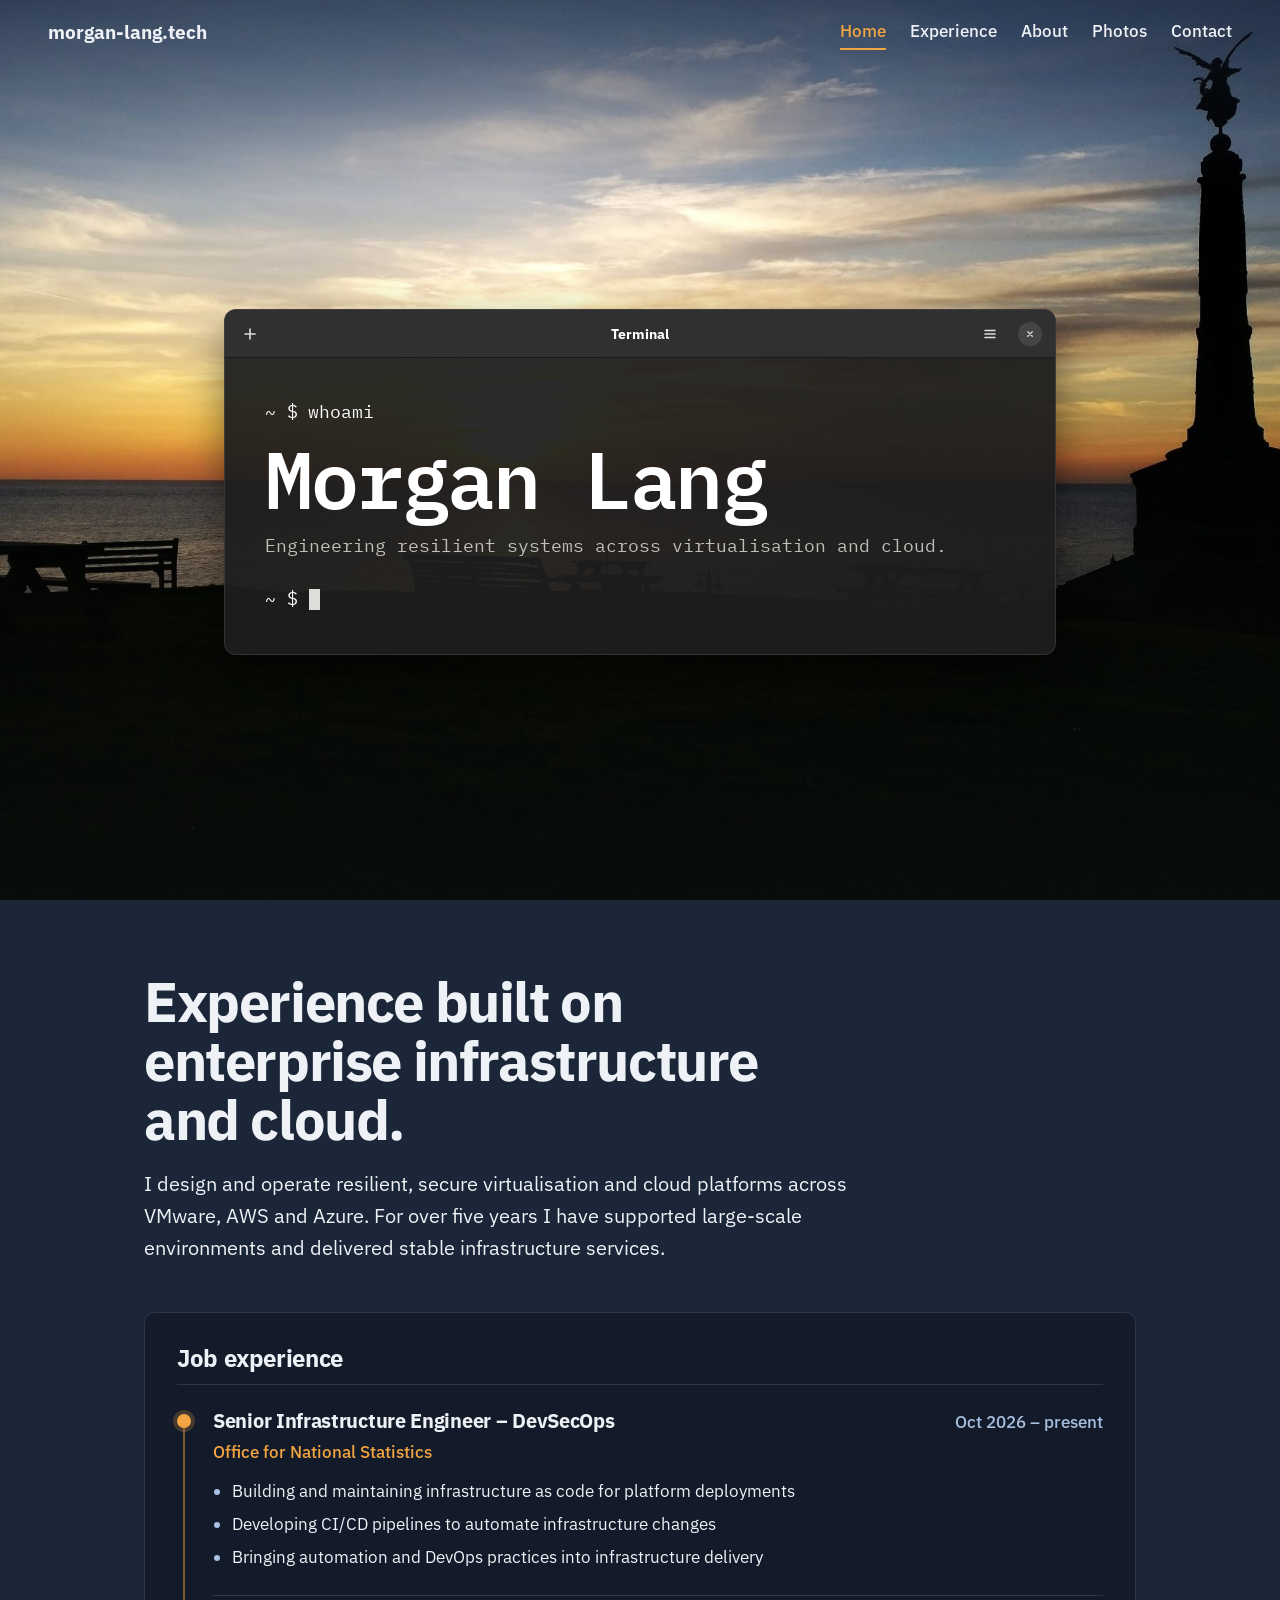
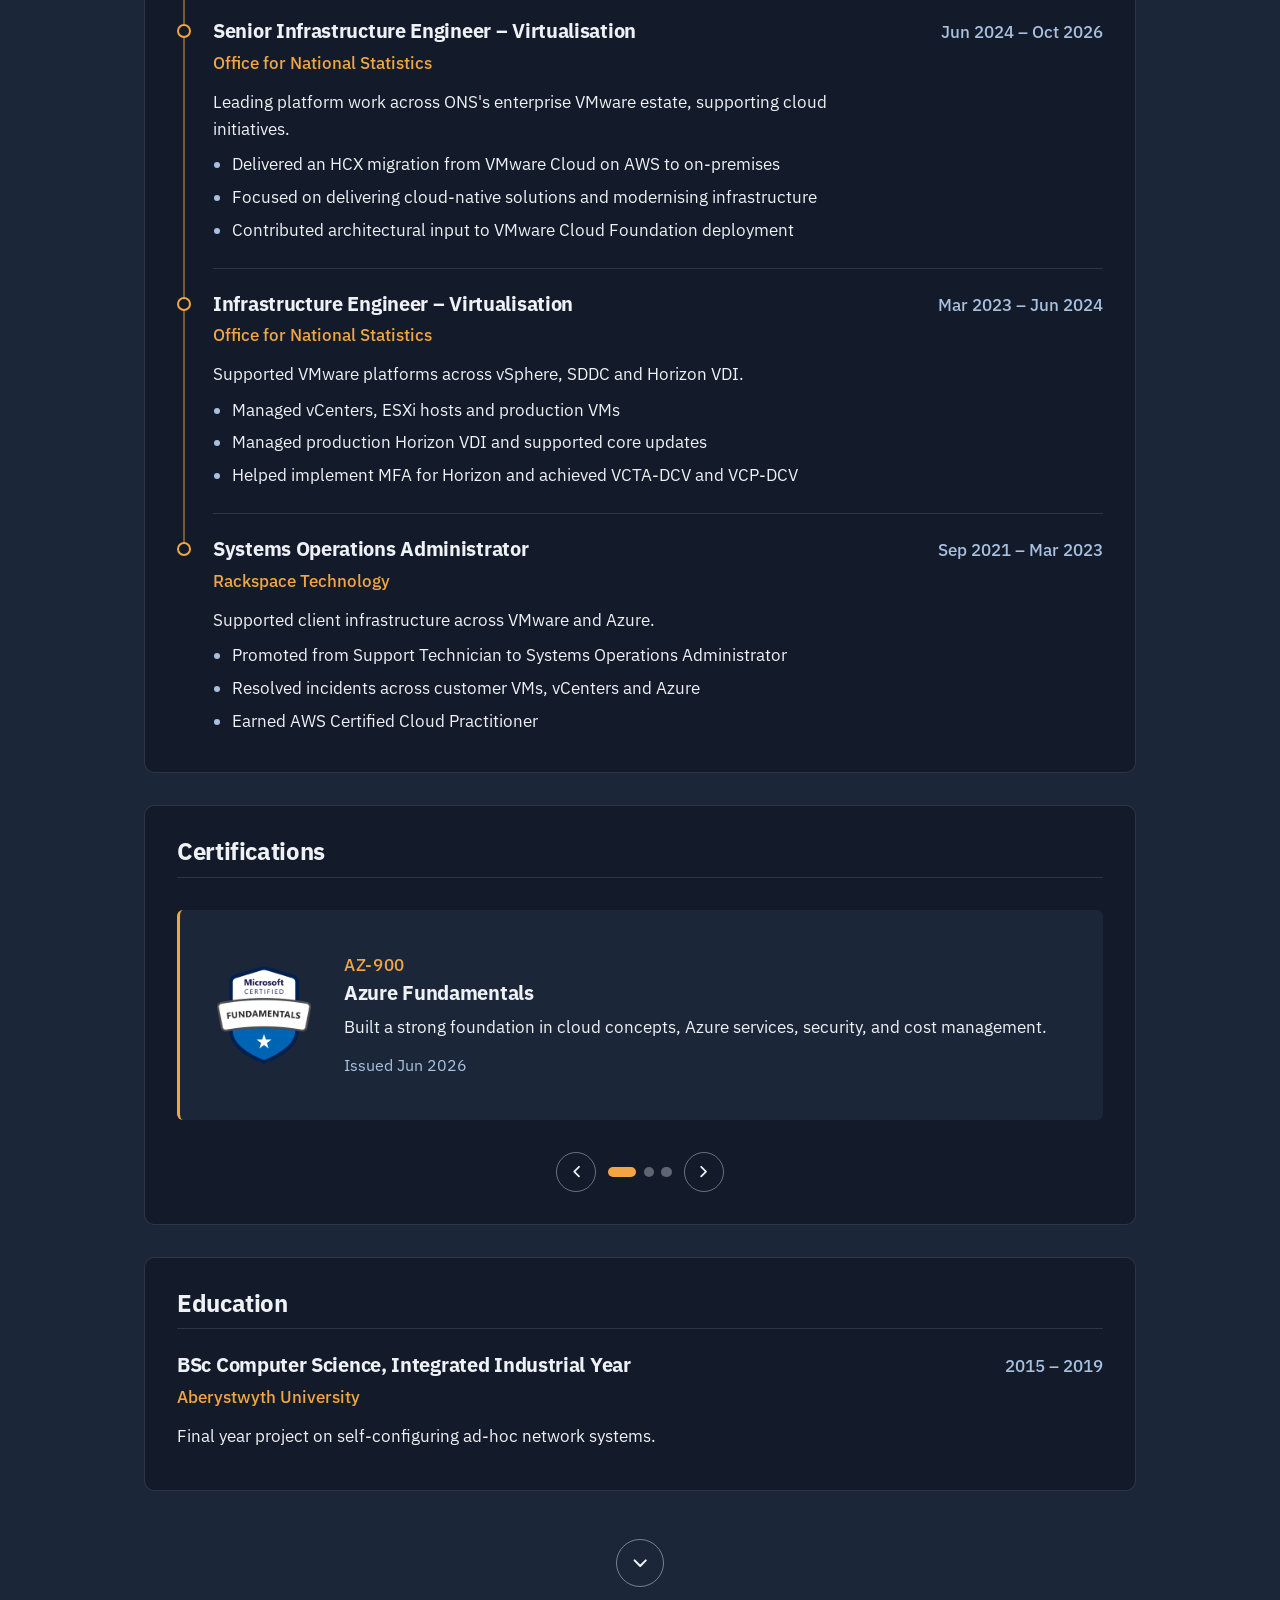
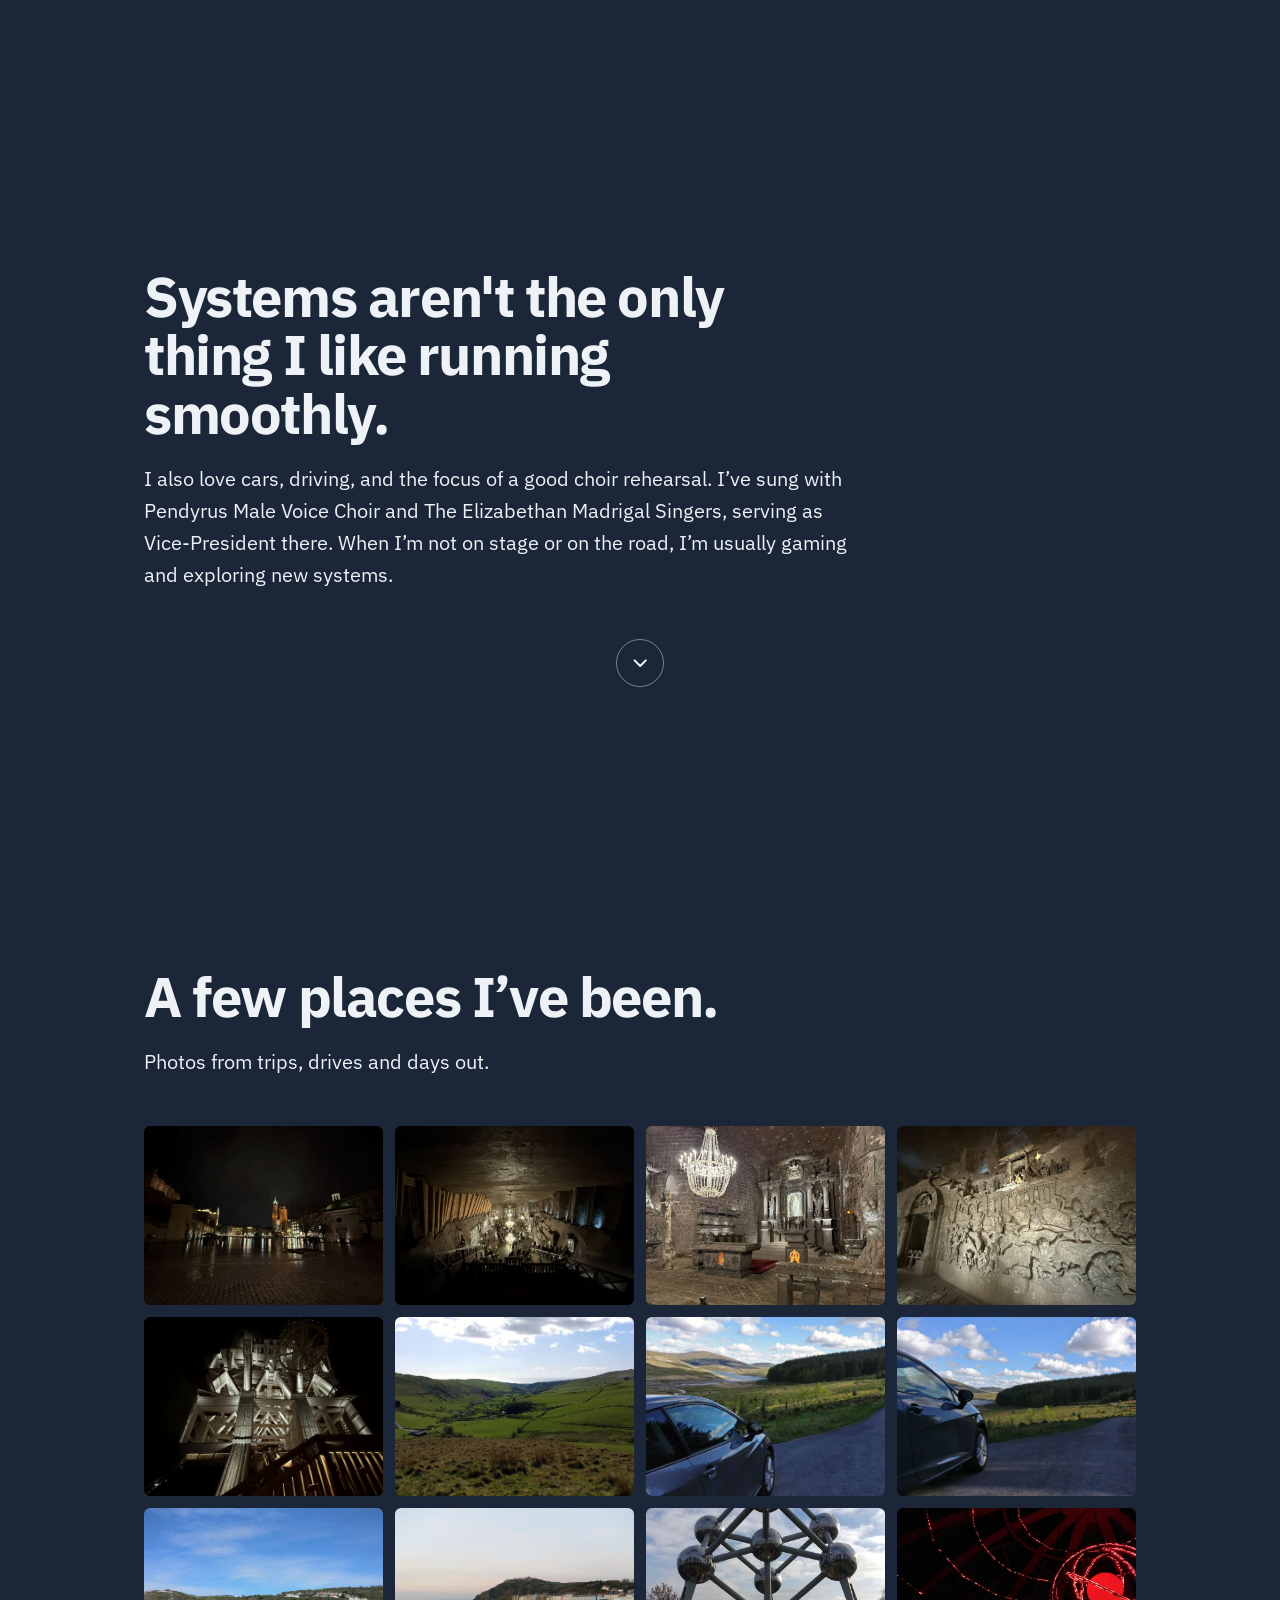
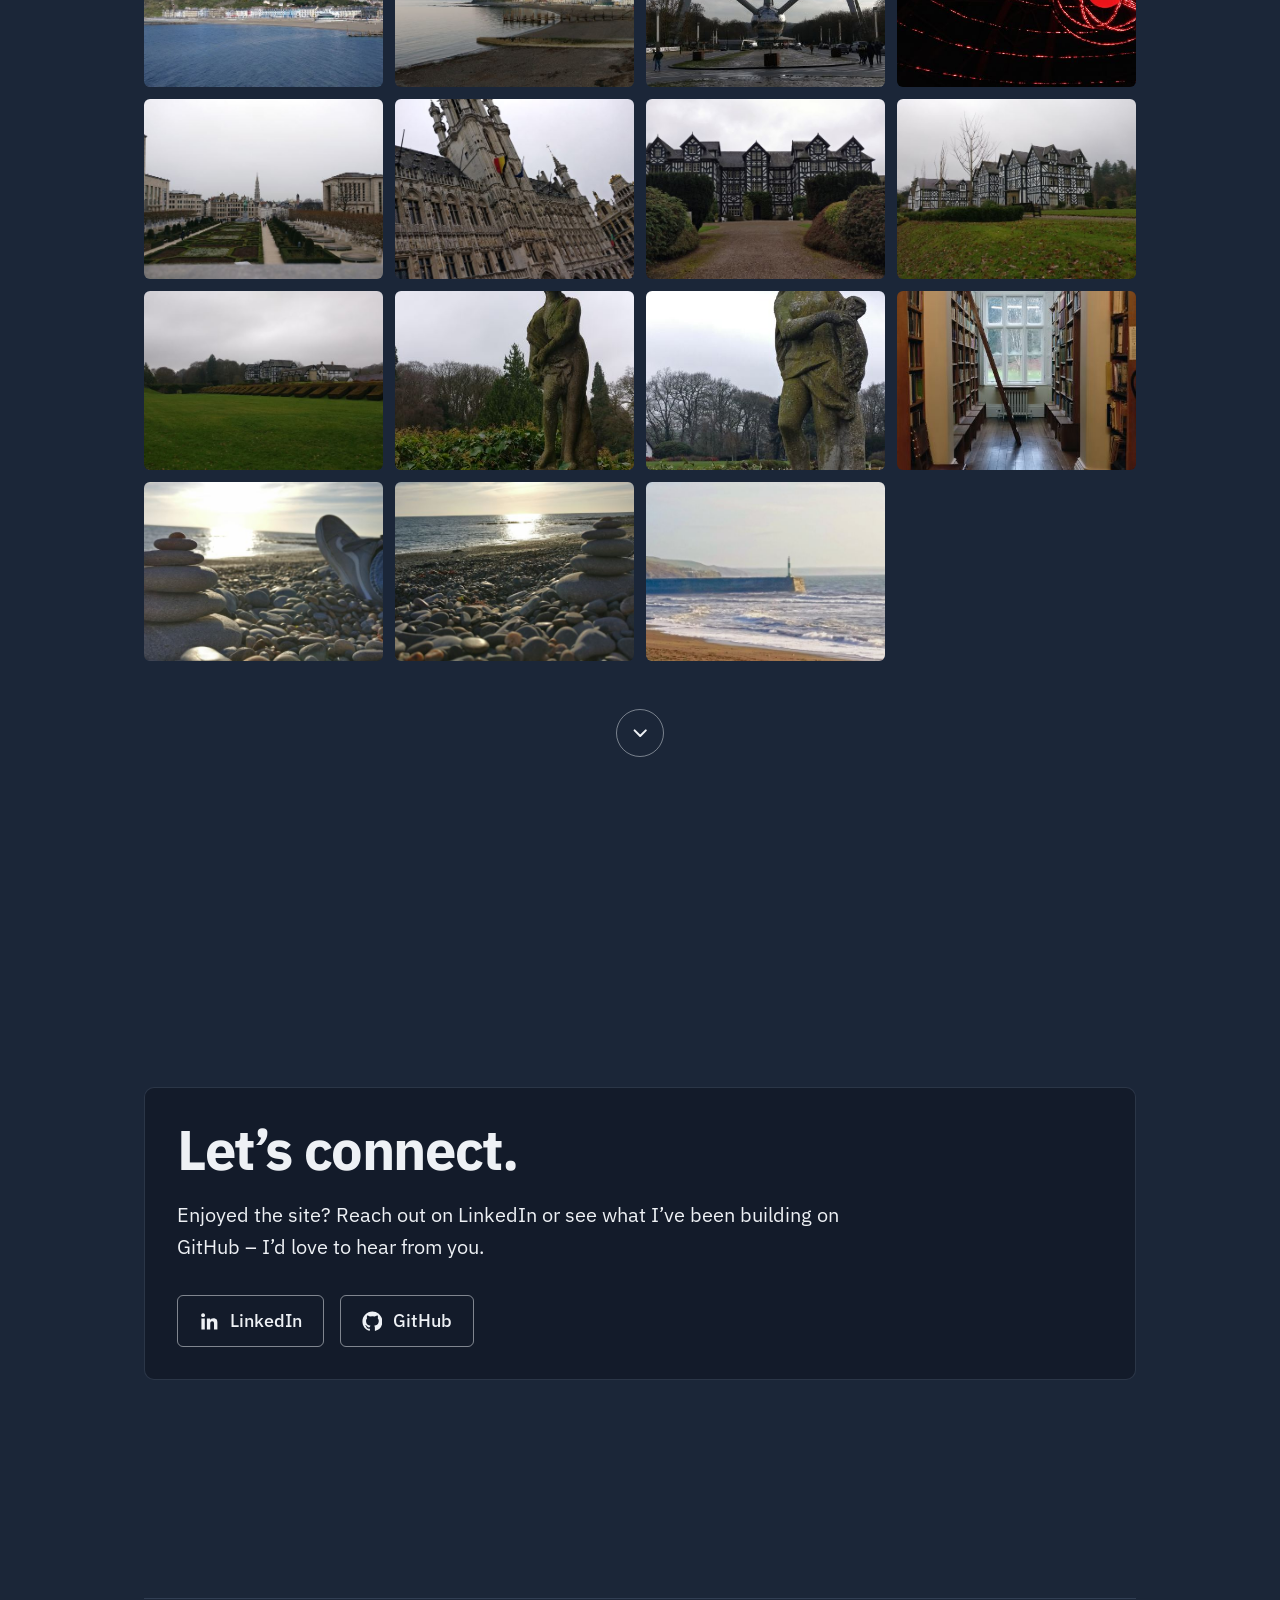
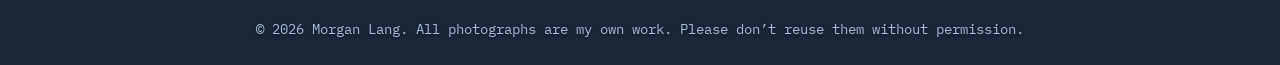
<file: index.html>
<!DOCTYPE html>
<html lang="en">
    <head>
        <meta charset="utf-8">
        <title>Morgan Lang | Infrastructure, Cloud & DevSecOps</title>
        <meta content="width=device-width, initial-scale=1.0" name="viewport">
        <meta name="keywords" content="Morgan Lang, infrastructure engineer, virtualisation engineer, VMware, VCF, ESXi, Azure, AWS, DevSecOps, cloud infrastructure">
        <meta name="description" content="Morgan Lang - Infrastructure Engineer specialising in VMware, Azure and AWS, delivering resilient, secure enterprise cloud platforms.">
        <meta name="theme-color" content="#1b2638">

        <link rel="preconnect" href="https://fonts.googleapis.com">
        <link rel="preconnect" href="https://fonts.gstatic.com" crossorigin>
        <link href="https://fonts.googleapis.com/css2?family=IBM+Plex+Mono:wght@400;500;600&family=IBM+Plex+Sans:wght@400;500;600;700&display=swap" rel="stylesheet">
        <link href="css/style.css" rel="stylesheet">
        <script src="js/page-transition.js" defer></script>
    </head>

    <body class="site-body">
        <!-- One photo per section, fixed behind the page and cross-faded as each section comes into view -->
        <div class="backdrop" aria-hidden="true">
            <div class="backdrop-layer is-active" data-section="home"></div>
            <div class="backdrop-layer" data-section="experience"></div>
            <div class="backdrop-layer" data-section="about"></div>
            <div class="backdrop-layer" data-section="photos"></div>
            <div class="backdrop-layer" data-section="contact"></div>
        </div>

        <!-- Sticky navigation bar with the brand on the left and section links on the right -->
        <nav class="navbar" aria-label="Main navigation">
            <a href="#home" class="navbar-brand">morgan-lang.tech</a>
            <div class="navbar-nav">
                <a href="#home" class="nav-link active">Home</a>
                <a href="#experience" class="nav-link">Experience</a>
                <a href="#about" class="nav-link">About</a>
                <a href="#photos" class="nav-link">Photos</a>
                <a href="#contact" class="nav-link">Contact</a>
            </div>
        </nav>

        <main class="page-shell">
            <!-- Home: a centred terminal window over the Aberystwyth photo, printing the name, tagline and typed-out phrases -->
            <section id="home" class="page-section section-home">
                <div class="terminal-window">
                    <!-- GNOME-style header bar, as on Fedora's default terminal -->
                    <div class="terminal-titlebar">
                        <div class="terminal-buttons" aria-hidden="true">
                            <span class="terminal-button">
                                <svg viewBox="0 0 16 16" fill="none" stroke="currentColor" stroke-width="1.6" stroke-linecap="round"><path d="M8 3v10M3 8h10"/></svg>
                            </span>
                        </div>
                        <span class="terminal-title" aria-hidden="true">Terminal</span>
                        <div class="terminal-buttons is-end">
                            <span class="terminal-button" aria-hidden="true">
                                <svg viewBox="0 0 16 16" fill="none" stroke="currentColor" stroke-width="1.6" stroke-linecap="round"><path d="M3 4.5h10M3 8h10M3 11.5h10"/></svg>
                            </span>
                            <!-- Closing the terminal moves on to the next section -->
                            <a href="#experience" class="terminal-button is-close" aria-label="Close the terminal and go to the Experience section">
                                <svg viewBox="0 0 16 16" fill="none" stroke="currentColor" stroke-width="1.6" stroke-linecap="round" aria-hidden="true"><path d="M5 5l6 6M11 5l-6 6"/></svg>
                            </a>
                        </div>
                    </div>
                    <div class="terminal-body">
                        <p class="terminal-command" aria-hidden="true"><span class="terminal-prompt">~ $</span>whoami</p>
                        <h1 class="terminal-name">Morgan Lang</h1>
                        <p class="terminal-output">Engineering resilient systems across virtualisation and cloud.</p>
                        <p class="terminal-line" data-words=",Infinitely Curious,Built on vSphere,Perpetually Provisioning,From ESXi to Cloud,Problem Solver">
                            <span class="terminal-prompt" aria-hidden="true">~ $</span>
                            <span class="terminal-text"></span>
                            <span class="terminal-cursor" aria-hidden="true"></span>
                        </p>
                    </div>
                </div>
            </section>

            <!-- Experience: summary, then separate panels for jobs, certifications and education -->
            <section id="experience" class="page-section section-experience">
                <div class="section-intro">
                    <h2>Experience built on enterprise infrastructure and cloud.</h2>
                    <p>I design and operate resilient, secure virtualisation and cloud platforms across VMware, AWS and Azure. For over five years I have supported large-scale environments and delivered stable infrastructure services.</p>
                </div>

                <!-- Work experience panel containing current and previous roles -->
                <div class="experience-block">
                    <h3 class="block-heading">Job experience</h3>

                    <!-- Roles newest first along a timeline rail; the current role has a filled marker -->
                    <div class="role-timeline">
                        <div class="role is-current">
                            <div class="role-header">
                                <h4>Senior Infrastructure Engineer – DevSecOps</h4>
                                <p class="role-date">Oct 2026 – present</p>
                            </div>
                            <p class="role-org">Office for National Statistics</p>
                            <ul>
                                <li>Building and maintaining infrastructure as code for platform deployments</li>
                                <li>Developing CI/CD pipelines to automate infrastructure changes</li>
                                <li>Bringing automation and DevOps practices into infrastructure delivery</li>
                            </ul>
                        </div>

                        <div class="role">
                            <div class="role-header">
                                <h4>Senior Infrastructure Engineer – Virtualisation</h4>
                                <p class="role-date">Jun 2024 – Oct 2026</p>
                            </div>
                            <p class="role-org">Office for National Statistics</p>
                            <p>Leading platform work across ONS's enterprise VMware estate, supporting cloud initiatives.</p>
                            <ul>
                                <li>Delivered an HCX migration from VMware Cloud on AWS to on-premises</li>
                                <li>Focused on delivering cloud-native solutions and modernising infrastructure</li>
                                <li>Contributed architectural input to VMware Cloud Foundation deployment</li>
                            </ul>
                        </div>

                        <div class="role">
                            <div class="role-header">
                                <h4>Infrastructure Engineer – Virtualisation</h4>
                                <p class="role-date">Mar 2023 – Jun 2024</p>
                            </div>
                            <p class="role-org">Office for National Statistics</p>
                            <p>Supported VMware platforms across vSphere, SDDC and Horizon VDI.</p>
                            <ul>
                                <li>Managed vCenters, ESXi hosts and production VMs</li>
                                <li>Managed production Horizon VDI and supported core updates</li>
                                <li>Helped implement MFA for Horizon and achieved VCTA-DCV and VCP-DCV</li>
                            </ul>
                        </div>

                        <div class="role">
                            <div class="role-header">
                                <h4>Systems Operations Administrator</h4>
                                <p class="role-date">Sep 2021 – Mar 2023</p>
                            </div>
                            <p class="role-org">Rackspace Technology</p>
                            <p>Supported client infrastructure across VMware and Azure.</p>
                            <ul>
                                <li>Promoted from Support Technician to Systems Operations Administrator</li>
                                <li>Resolved incidents across customer VMs, vCenters and Azure</li>
                                <li>Earned AWS Certified Cloud Practitioner</li>
                            </ul>
                        </div>
                    </div>
                </div>

                <!-- Certifications carousel panel -->
                <div class="experience-block">
                    <h3 class="block-heading">Certifications</h3>

                    <!-- Slide container for the certification cards -->
                    <div class="certification-carousel">
                        <article class="certification-slide is-active">
                            <img src="images/badges/microsoft-certified-fundamentals-badge-256.png" alt="Microsoft Certified: Azure Fundamentals" class="cert-badge-image">
                            <div class="certification-text">
                                <p class="badge-code">AZ-900</p>
                                <h4>Azure Fundamentals</h4>
                                <p>Built a strong foundation in cloud concepts, Azure services, security, and cost management.</p>
                                <p class="certification-meta">Issued Jun 2026</p>
                            </div>
                        </article>

                        <article class="certification-slide">
                            <img src="images/badges/vmware-certified-professional-vmware-cloud-foundati.4.png" alt="VMware Certified Professional" class="cert-badge-image">
                            <div class="certification-text">
                                <p class="badge-code">VCP-VCF</p>
                                <h4>VMware Cloud Foundation Administrator</h4>
                                <p>Validated expertise in managing and operating VMware Cloud Foundation environments at scale.</p>
                                <p class="certification-meta">Issued Apr 2026, expires Apr 2029</p>
                            </div>
                        </article>

                        <article class="certification-slide">
                            <img src="images/badges/aws-certified-cloud-practitioner.png" alt="AWS Certified Cloud Practitioner" class="cert-badge-image">
                            <div class="certification-text">
                                <p class="badge-code">CLF-C02</p>
                                <h4>AWS Cloud Practitioner</h4>
                                <p>Demonstrated practical understanding of AWS core services, architecture, and cloud operations.</p>
                                <p class="certification-meta">Issued Sep 2021, expires Nov 2029</p>
                            </div>
                        </article>
                    </div>

                    <!-- Navigation controls placed below the carousel -->
                    <nav class="certification-controls" aria-label="Certification navigation">
                        <button class="certification-nav is-prev" type="button" aria-label="Show previous certification">
                            <svg viewBox="0 0 24 24" fill="none" stroke="currentColor" stroke-width="2.2" stroke-linecap="round" stroke-linejoin="round" aria-hidden="true"><path d="M15 6l-6 6 6 6"/></svg>
                        </button>
                        <div class="certification-dots" role="group" aria-label="Certification slides"></div>
                        <button class="certification-nav is-next" type="button" aria-label="Show next certification">
                            <svg viewBox="0 0 24 24" fill="none" stroke="currentColor" stroke-width="2.2" stroke-linecap="round" stroke-linejoin="round" aria-hidden="true"><path d="M9 6l6 6-6 6"/></svg>
                        </button>
                    </nav>
                </div>

                <!-- Education panel with degree details -->
                <div class="experience-block">
                    <h3 class="block-heading">Education</h3>
                    <div class="role">
                        <div class="role-header">
                            <h4>BSc Computer Science, Integrated Industrial Year</h4>
                            <p class="role-date">2015 – 2019</p>
                        </div>
                        <p class="role-org">Aberystwyth University</p>
                        <p>Final year project on self-configuring ad-hoc network systems.</p>
                    </div>
                </div>
                <!-- Arrow to the next section -->
                <a href="#about" class="section-next" aria-label="Go to the About section">
                    <svg viewBox="0 0 24 24" fill="none" stroke="currentColor" stroke-width="2.2" stroke-linecap="round" stroke-linejoin="round" aria-hidden="true"><path d="M6 9l6 6 6-6"/></svg>
                </a>
            </section>

            <!-- About: personal interests -->
            <section id="about" class="page-section section-about">
                <div class="section-intro">
                    <h2>Systems aren't the only thing I like running smoothly.</h2>
                    <p>I also love cars, driving, and the focus of a good choir rehearsal. I’ve sung with Pendyrus Male Voice Choir and The Elizabethan Madrigal Singers, serving as Vice-President there. When I’m not on stage or on the road, I’m usually gaming and exploring new systems.</p>
                </div>
                <!-- Arrow to the next section -->
                <a href="#photos" class="section-next" aria-label="Go to the Photos section">
                    <svg viewBox="0 0 24 24" fill="none" stroke="currentColor" stroke-width="2.2" stroke-linecap="round" stroke-linejoin="round" aria-hidden="true"><path d="M6 9l6 6 6-6"/></svg>
                </a>
            </section>

            <!-- Photos: a grid of thumbnails that open full size in a viewer -->
            <section id="photos" class="page-section section-photos">
                <div class="section-intro">
                    <h2>A few places I’ve been.</h2>
                    <p>Photos from trips, drives and days out.</p>
                </div>
                <div class="photo-panel">
                    <!--
                        One list item per photo. The thumbnail goes in images/gallery/thumbs and the
                        full-size copy in images/gallery/full, with the same file name in both:
                        <li><a href="images/gallery/full/name.jpg" class="photo-link"><img src="images/gallery/thumbs/name.jpg" alt="What the photo shows" loading="lazy"></a></li>
                    -->
                    <ul class="photo-grid">
                        <li><a href="images/gallery/full/krakow-main-square-at-night.jpg" class="photo-link"><img src="images/gallery/thumbs/krakow-main-square-at-night.jpg" alt="Kraków's Main Square at night, with St Mary's Basilica lit up" width="720" height="540" loading="lazy"></a></li>
                        <li><a href="images/gallery/full/wieliczka-salt-mine-st-kinga-chapel.jpg" class="photo-link"><img src="images/gallery/thumbs/wieliczka-salt-mine-st-kinga-chapel.jpg" alt="St Kinga's Chapel, deep in the Wieliczka Salt Mine" width="720" height="540" loading="lazy"></a></li>
                        <li><a href="images/gallery/full/wieliczka-salt-mine-chapel-altar.jpg" class="photo-link"><img src="images/gallery/thumbs/wieliczka-salt-mine-chapel-altar.jpg" alt="A chapel altar and chandelier carved from salt in the Wieliczka Salt Mine" width="720" height="540" loading="lazy"></a></li>
                        <li><a href="images/gallery/full/wieliczka-salt-mine-salt-carving.jpg" class="photo-link"><img src="images/gallery/thumbs/wieliczka-salt-mine-salt-carving.jpg" alt="A relief carved into the salt walls of the Wieliczka Salt Mine" width="720" height="540" loading="lazy"></a></li>
                        <li><a href="images/gallery/full/wieliczka-salt-mine-shaft-tower.jpg" class="photo-link"><img src="images/gallery/thumbs/wieliczka-salt-mine-shaft-tower.jpg" alt="The timber shaft tower and winding wheel inside the Wieliczka Salt Mine" width="540" height="720" loading="lazy"></a></li>
                        <li><a href="images/gallery/full/nant-y-moch-valley.jpg" class="photo-link"><img src="images/gallery/thumbs/nant-y-moch-valley.jpg" alt="Green hills and a winding road in the valley near Nant-y-Moch" width="720" height="405" loading="lazy"></a></li>
                        <li><a href="images/gallery/full/nant-y-moch-car-and-reservoir.jpg" class="photo-link"><img src="images/gallery/thumbs/nant-y-moch-car-and-reservoir.jpg" alt="My car parked above Nant-y-Moch reservoir" width="720" height="405" loading="lazy"></a></li>
                        <li><a href="images/gallery/full/nant-y-moch-car-by-the-road.jpg" class="photo-link"><img src="images/gallery/thumbs/nant-y-moch-car-by-the-road.jpg" alt="My car on the mountain road by Nant-y-Moch" width="720" height="405" loading="lazy"></a></li>
                        <li><a href="images/gallery/full/aberystwyth-seafront-and-constitution-hill.jpg" class="photo-link"><img src="images/gallery/thumbs/aberystwyth-seafront-and-constitution-hill.jpg" alt="Aberystwyth seafront and Constitution Hill under a blue sky" width="720" height="405" loading="lazy"></a></li>
                        <li><a href="images/gallery/full/aberystwyth-seafront-at-dusk.jpg" class="photo-link"><img src="images/gallery/thumbs/aberystwyth-seafront-at-dusk.jpg" alt="Aberystwyth seafront at dusk" width="720" height="405" loading="lazy"></a></li>
                        <li><a href="images/gallery/full/brussels-atomium.jpg" class="photo-link"><img src="images/gallery/thumbs/brussels-atomium.jpg" alt="The Atomium in Brussels" width="390" height="720" loading="lazy"></a></li>
                        <li><a href="images/gallery/full/brussels-atomium-light-display.jpg" class="photo-link"><img src="images/gallery/thumbs/brussels-atomium-light-display.jpg" alt="A red light display inside the Atomium" width="720" height="350" loading="lazy"></a></li>
                        <li><a href="images/gallery/full/brussels-mont-des-arts-gardens.jpg" class="photo-link"><img src="images/gallery/thumbs/brussels-mont-des-arts-gardens.jpg" alt="The Mont des Arts gardens, looking towards Brussels Town Hall" width="720" height="405" loading="lazy"></a></li>
                        <li><a href="images/gallery/full/brussels-grand-place-town-hall.jpg" class="photo-link"><img src="images/gallery/thumbs/brussels-grand-place-town-hall.jpg" alt="Brussels Town Hall on the Grand-Place" width="720" height="405" loading="lazy"></a></li>
                        <li><a href="images/gallery/full/gregynog-hall-front.jpg" class="photo-link"><img src="images/gallery/thumbs/gregynog-hall-front.jpg" alt="The black-and-white front of Gregynog Hall" width="720" height="405" loading="lazy"></a></li>
                        <li><a href="images/gallery/full/gregynog-hall-from-the-lawn.jpg" class="photo-link"><img src="images/gallery/thumbs/gregynog-hall-from-the-lawn.jpg" alt="Gregynog Hall seen across the lawn" width="720" height="405" loading="lazy"></a></li>
                        <li><a href="images/gallery/full/gregynog-hall-gardens.jpg" class="photo-link"><img src="images/gallery/thumbs/gregynog-hall-gardens.jpg" alt="The clipped hedges in Gregynog Hall's gardens" width="720" height="405" loading="lazy"></a></li>
                        <li><a href="images/gallery/full/gregynog-hall-garden-statue.jpg" class="photo-link"><img src="images/gallery/thumbs/gregynog-hall-garden-statue.jpg" alt="A weathered statue in the gardens at Gregynog Hall" width="405" height="720" loading="lazy"></a></li>
                        <li><a href="images/gallery/full/gregynog-hall-garden-statue-2.jpg" class="photo-link"><img src="images/gallery/thumbs/gregynog-hall-garden-statue-2.jpg" alt="Another of the garden statues at Gregynog Hall" width="405" height="720" loading="lazy"></a></li>
                        <li><a href="images/gallery/full/gregynog-hall-library.jpg" class="photo-link"><img src="images/gallery/thumbs/gregynog-hall-library.jpg" alt="The library at Gregynog Hall" width="405" height="720" loading="lazy"></a></li>
                        <li><a href="images/gallery/full/beach-stone-stack-at-sunset.jpg" class="photo-link"><img src="images/gallery/thumbs/beach-stone-stack-at-sunset.jpg" alt="A stack of stones on a pebble beach at sunset" width="720" height="405" loading="lazy"></a></li>
                        <li><a href="images/gallery/full/beach-stone-stack-by-the-sea.jpg" class="photo-link"><img src="images/gallery/thumbs/beach-stone-stack-by-the-sea.jpg" alt="A stone stack on the beach, with the sun low over the sea" width="720" height="405" loading="lazy"></a></li>
                        <li><a href="images/gallery/full/aberystwyth-harbour-light.jpg" class="photo-link"><img src="images/gallery/thumbs/aberystwyth-harbour-light.jpg" alt="Waves breaking by the harbour wall and its light" width="540" height="720" loading="lazy"></a></li>
                    </ul>
                    <p class="photo-empty">Photos are on their way.</p>
                </div>
                <!-- Arrow to the next section -->
                <a href="#contact" class="section-next" aria-label="Go to the Contact section">
                    <svg viewBox="0 0 24 24" fill="none" stroke="currentColor" stroke-width="2.2" stroke-linecap="round" stroke-linejoin="round" aria-hidden="true"><path d="M6 9l6 6 6-6"/></svg>
                </a>
            </section>

            <!-- Contact: LinkedIn and GitHub links -->
            <section id="contact" class="page-section section-contact">
                <div class="section-intro contact-panel">
                    <h2>Let’s connect.</h2>
                    <p>Enjoyed the site? Reach out on LinkedIn or see what I’ve been building on GitHub – I’d love to hear from you.</p>
                    <div class="contact-links">
                        <a href="https://uk.linkedin.com/in/morgan-lang" target="_blank" rel="noreferrer" class="contact-link">
                            <svg viewBox="1 1 22 22" fill="currentColor" aria-hidden="true"><path d="M20.447 20.452h-3.554v-5.569c0-1.328-.027-3.037-1.852-3.037-1.853 0-2.136 1.445-2.136 2.939v5.667H9.351V9h3.414v1.561h.046c.477-.9 1.637-1.85 3.37-1.85 3.601 0 4.267 2.37 4.267 4.455v6.286zM5.337 7.433c-1.144 0-2.063-.926-2.063-2.065 0-1.138.92-2.063 2.063-2.063 1.14 0 2.064.925 2.064 2.063 0 1.139-.925 2.065-2.064 2.065zm1.782 13.019H3.555V9h3.564v11.452z"/></svg>
                            LinkedIn
                        </a>
                        <a href="https://github.com/MorganLang14" target="_blank" rel="noreferrer" class="contact-link">
                            <svg viewBox="0 0 24 24" fill="currentColor" aria-hidden="true"><path d="M12 .5C5.73.5.5 5.73.5 12c0 5.08 3.29 9.39 7.86 10.91.58.11.79-.25.79-.56 0-.27-.01-1-.02-1.96-3.2.7-3.87-1.54-3.87-1.54-.52-1.33-1.28-1.69-1.28-1.69-1.04-.71.08-.7.08-.7 1.15.08 1.76 1.18 1.76 1.18 1.03 1.76 2.69 1.25 3.35.96.1-.74.4-1.25.73-1.54-2.55-.29-5.24-1.28-5.24-5.68 0-1.25.45-2.28 1.18-3.08-.12-.29-.51-1.46.11-3.04 0 0 .97-.31 3.17 1.18a11 11 0 0 1 5.77 0c2.2-1.49 3.17-1.18 3.17-1.18.63 1.58.23 2.75.11 3.04.74.8 1.18 1.83 1.18 3.08 0 4.41-2.69 5.39-5.25 5.67.41.36.78 1.06.78 2.14 0 1.55-.01 2.8-.01 3.18 0 .31.21.67.8.56A11.5 11.5 0 0 0 23.5 12C23.5 5.73 18.27.5 12 .5z"/></svg>
                            GitHub
                        </a>
                    </div>
                </div>

                <!-- Site footer: copyright and photo notice, pinned to the bottom of the last section -->
                <footer class="site-footer" role="contentinfo">
                    <p>© 2026 Morgan Lang. All photographs are my own work. Please don’t reuse them without permission.</p>
                </footer>
            </section>
        </main>

        <!-- Full-size photo viewer, opened from the photo grid. The image starts as a blank
             1×1 placeholder and the script swaps in the chosen photo when the viewer opens. -->
        <dialog class="photo-viewer" aria-label="Photo viewer">
            <img class="photo-viewer-image" src="[data-uri]" alt="">
            <button type="button" class="photo-viewer-button is-close" aria-label="Close photo">
                <svg viewBox="0 0 16 16" fill="none" stroke="currentColor" stroke-width="1.6" stroke-linecap="round" aria-hidden="true"><path d="M4 4l8 8M12 4l-8 8"/></svg>
            </button>
            <button type="button" class="photo-viewer-button is-prev" aria-label="Previous photo">
                <svg viewBox="0 0 24 24" fill="none" stroke="currentColor" stroke-width="2.2" stroke-linecap="round" stroke-linejoin="round" aria-hidden="true"><path d="M15 6l-6 6 6 6"/></svg>
            </button>
            <button type="button" class="photo-viewer-button is-next" aria-label="Next photo">
                <svg viewBox="0 0 24 24" fill="none" stroke="currentColor" stroke-width="2.2" stroke-linecap="round" stroke-linejoin="round" aria-hidden="true"><path d="M9 6l6 6-6 6"/></svg>
            </button>
        </dialog>
    </body>
</html>
</file>
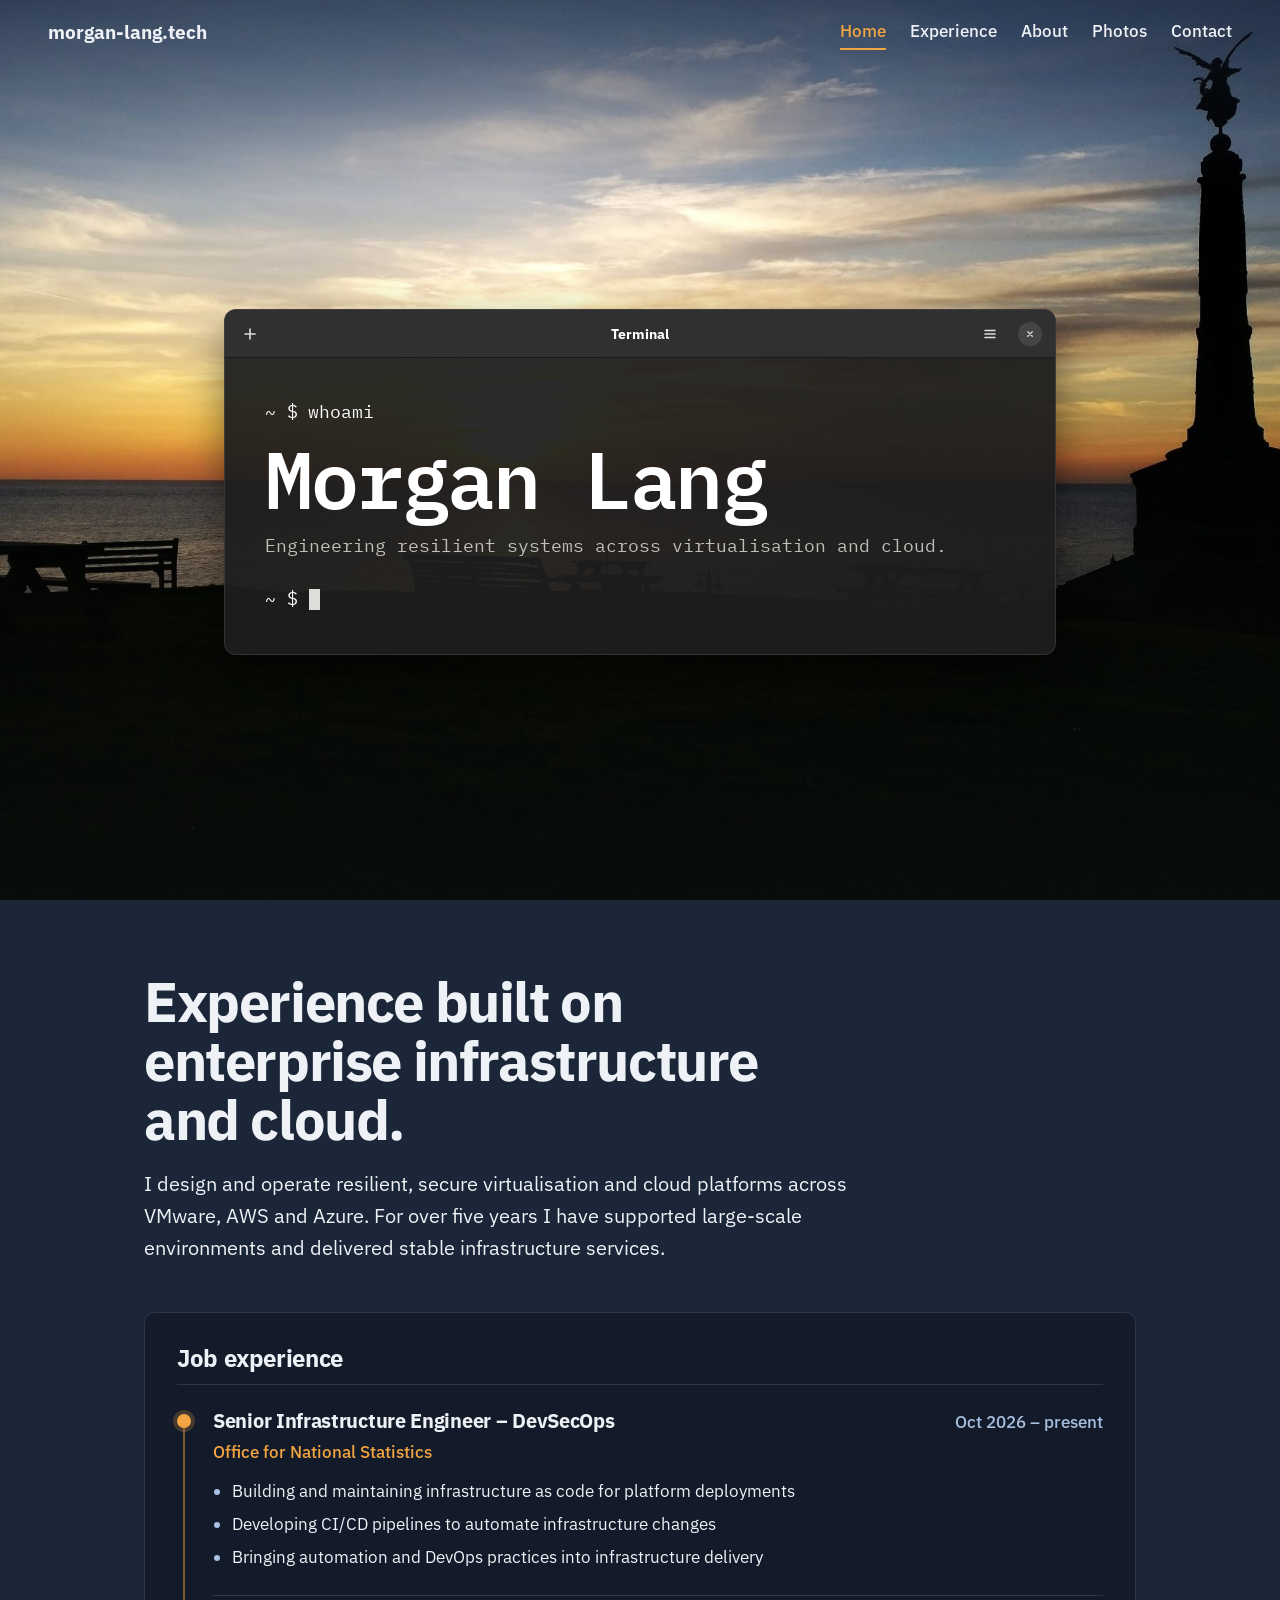
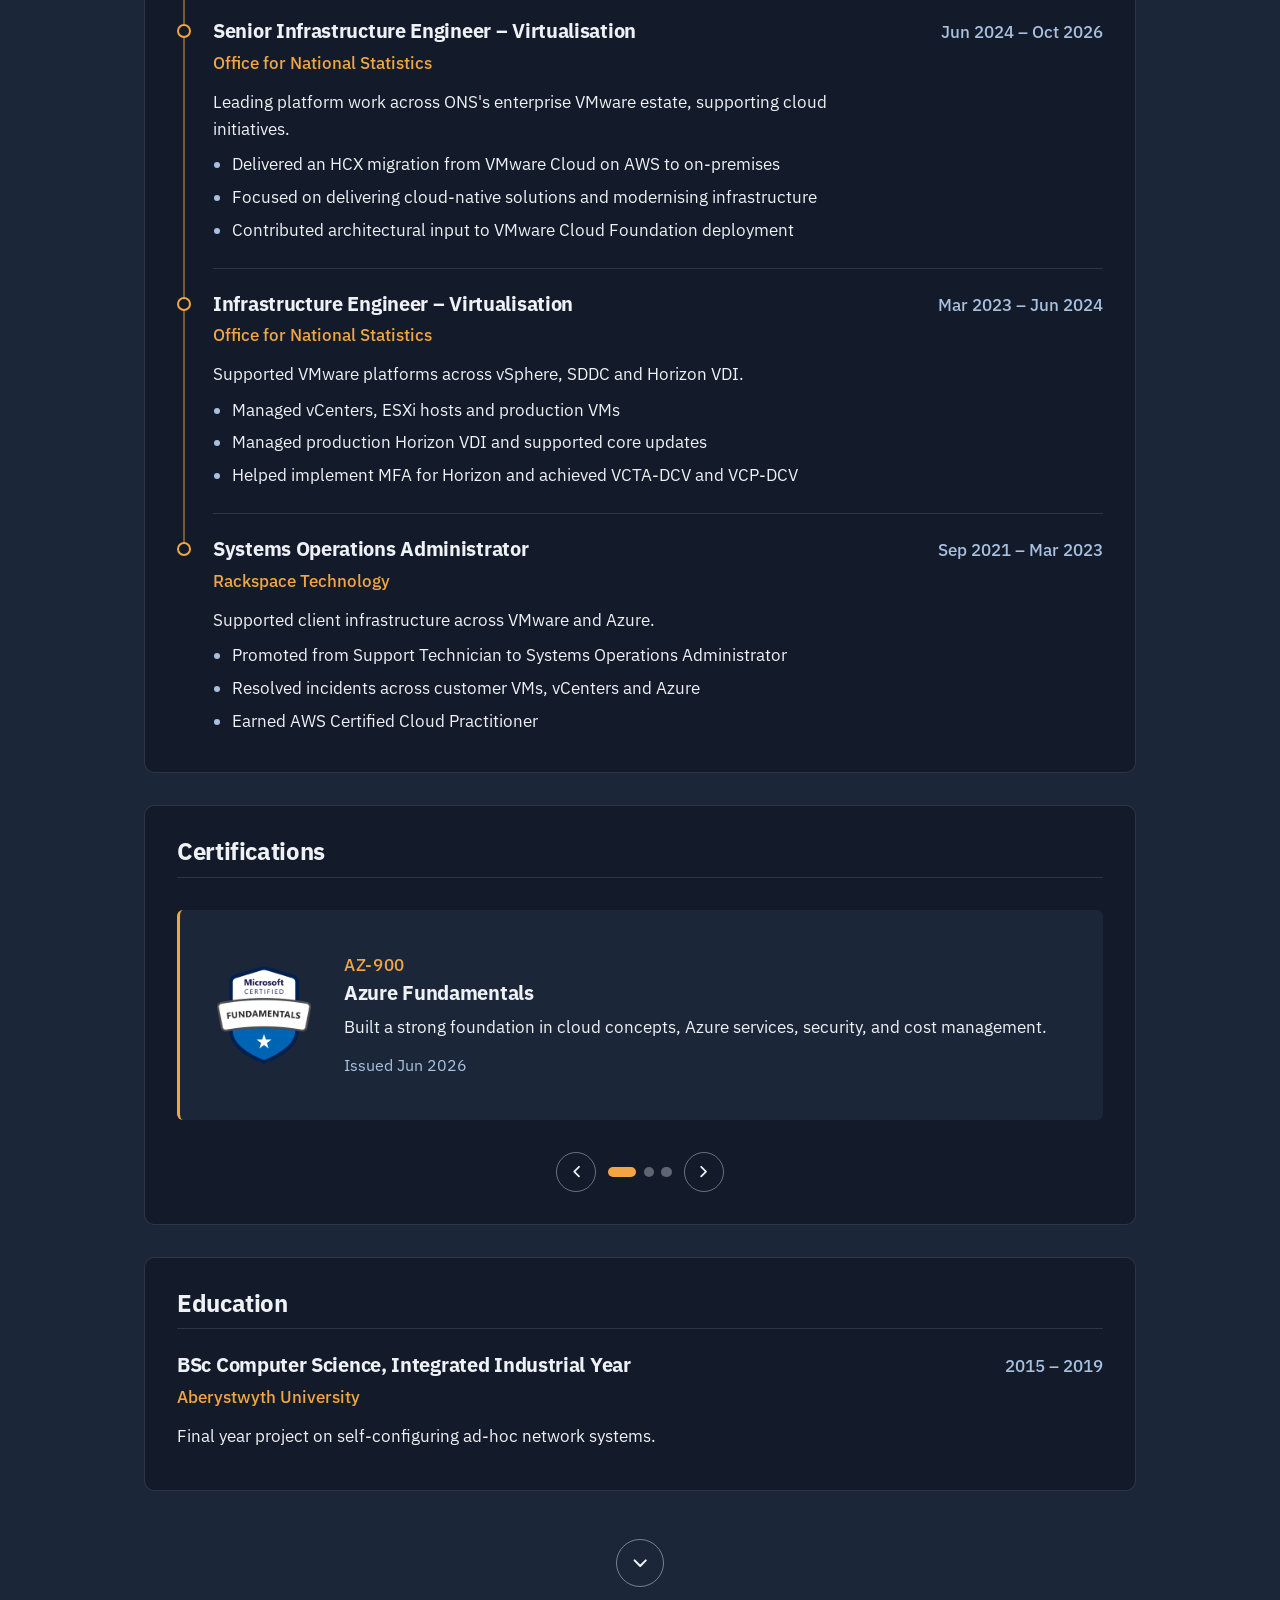
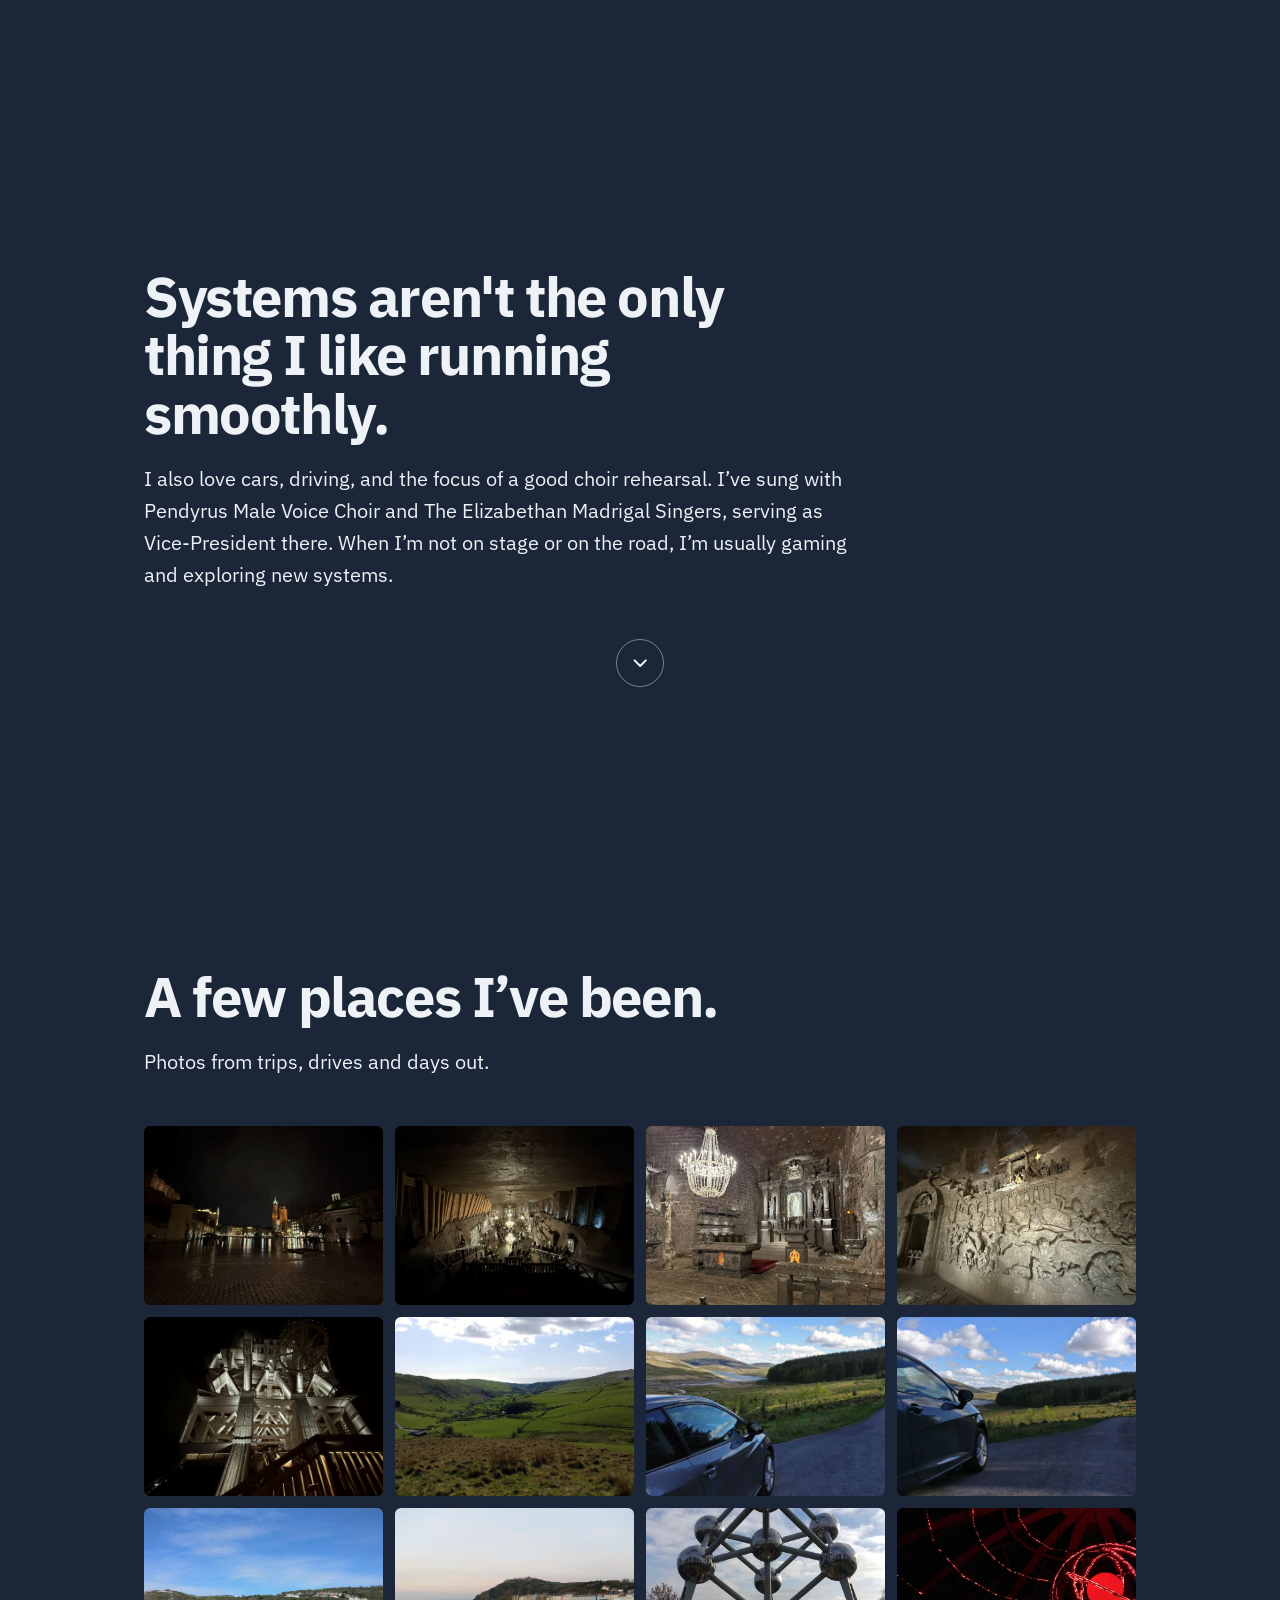
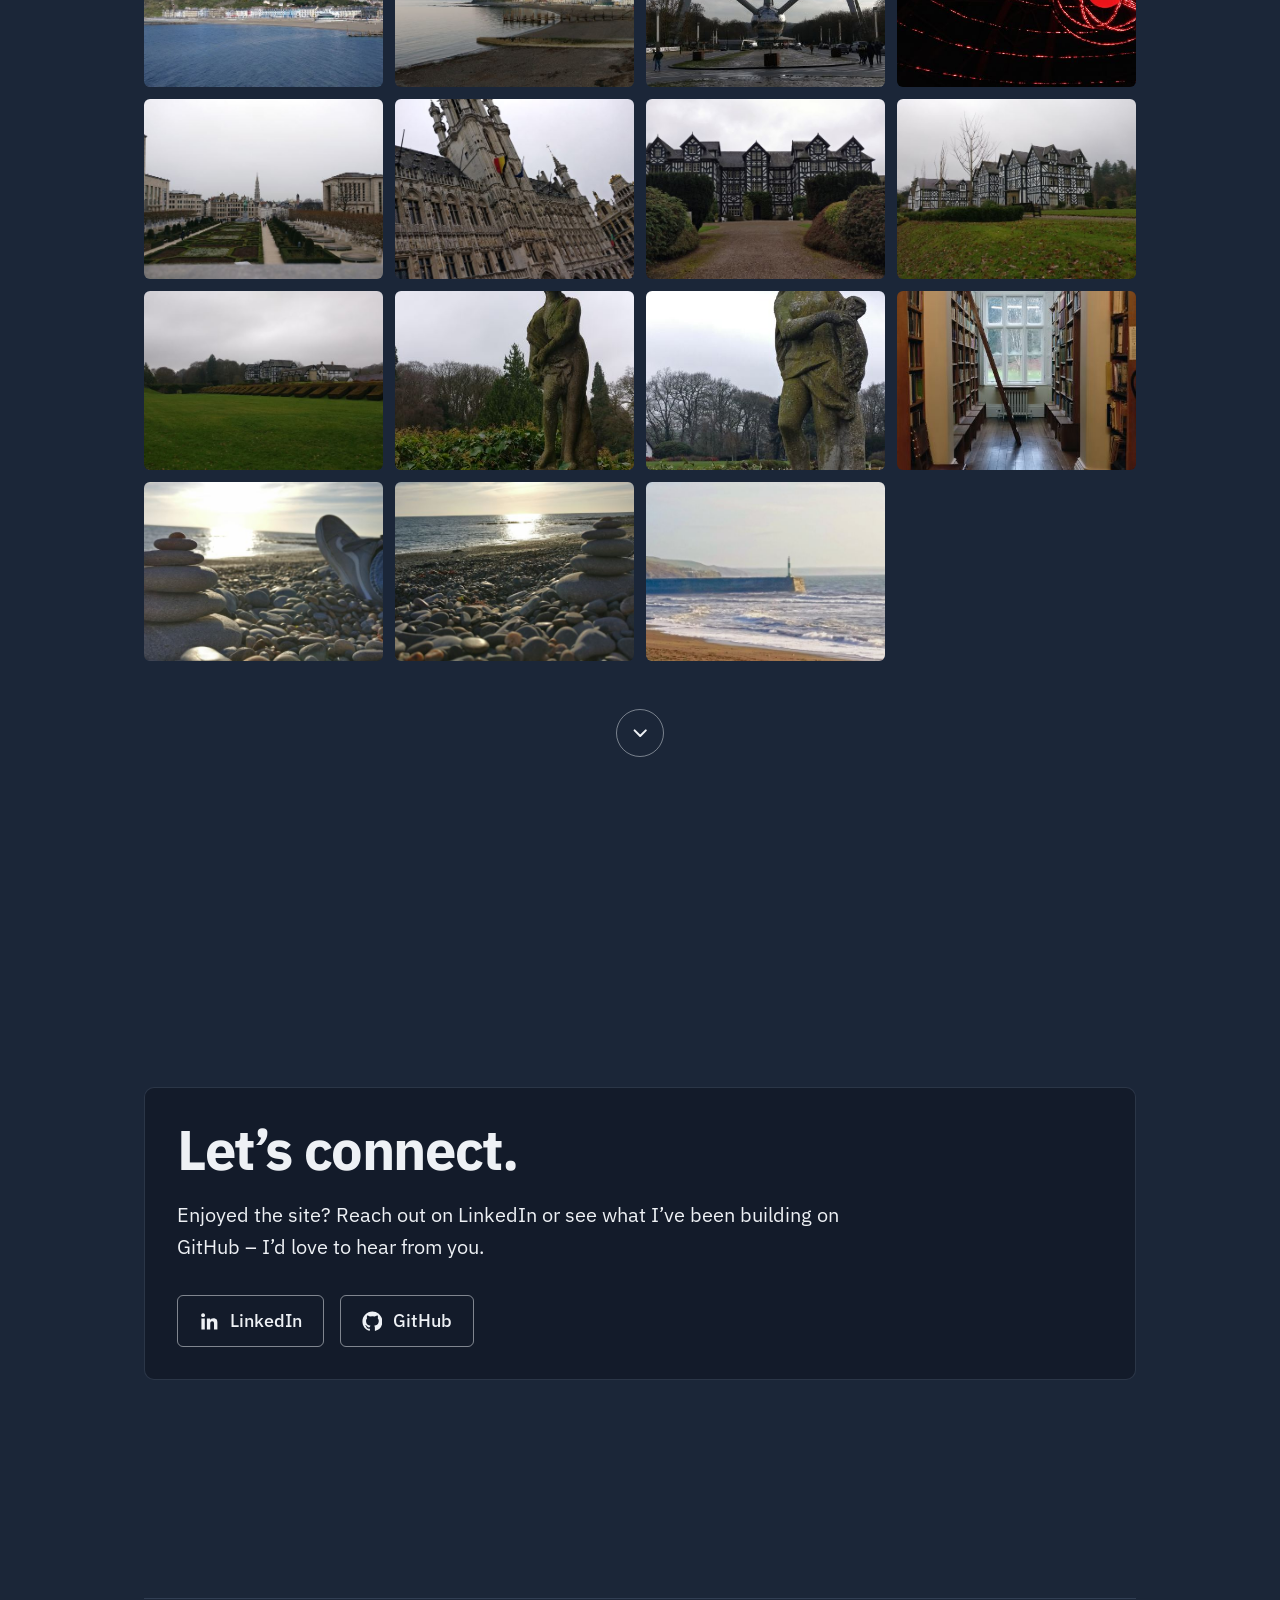
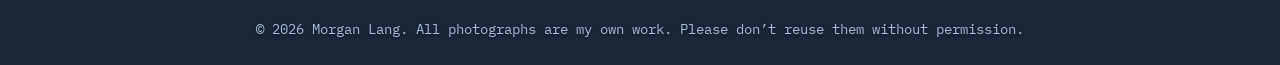
<file: about.html>
<!DOCTYPE html>
<html lang="en">
    <head>
        <meta charset="utf-8">
        <title>About - Morgan Lang</title>
        <!-- This page now lives as a section on the homepage; redirect old links there -->
        <meta http-equiv="refresh" content="0; url=index.html#about">
        <script>window.location.replace('index.html#about');</script>
    </head>
    <body>
        <p>This page has moved to <a href="index.html#about">index.html#about</a>.</p>
    </body>
</html>
</file>
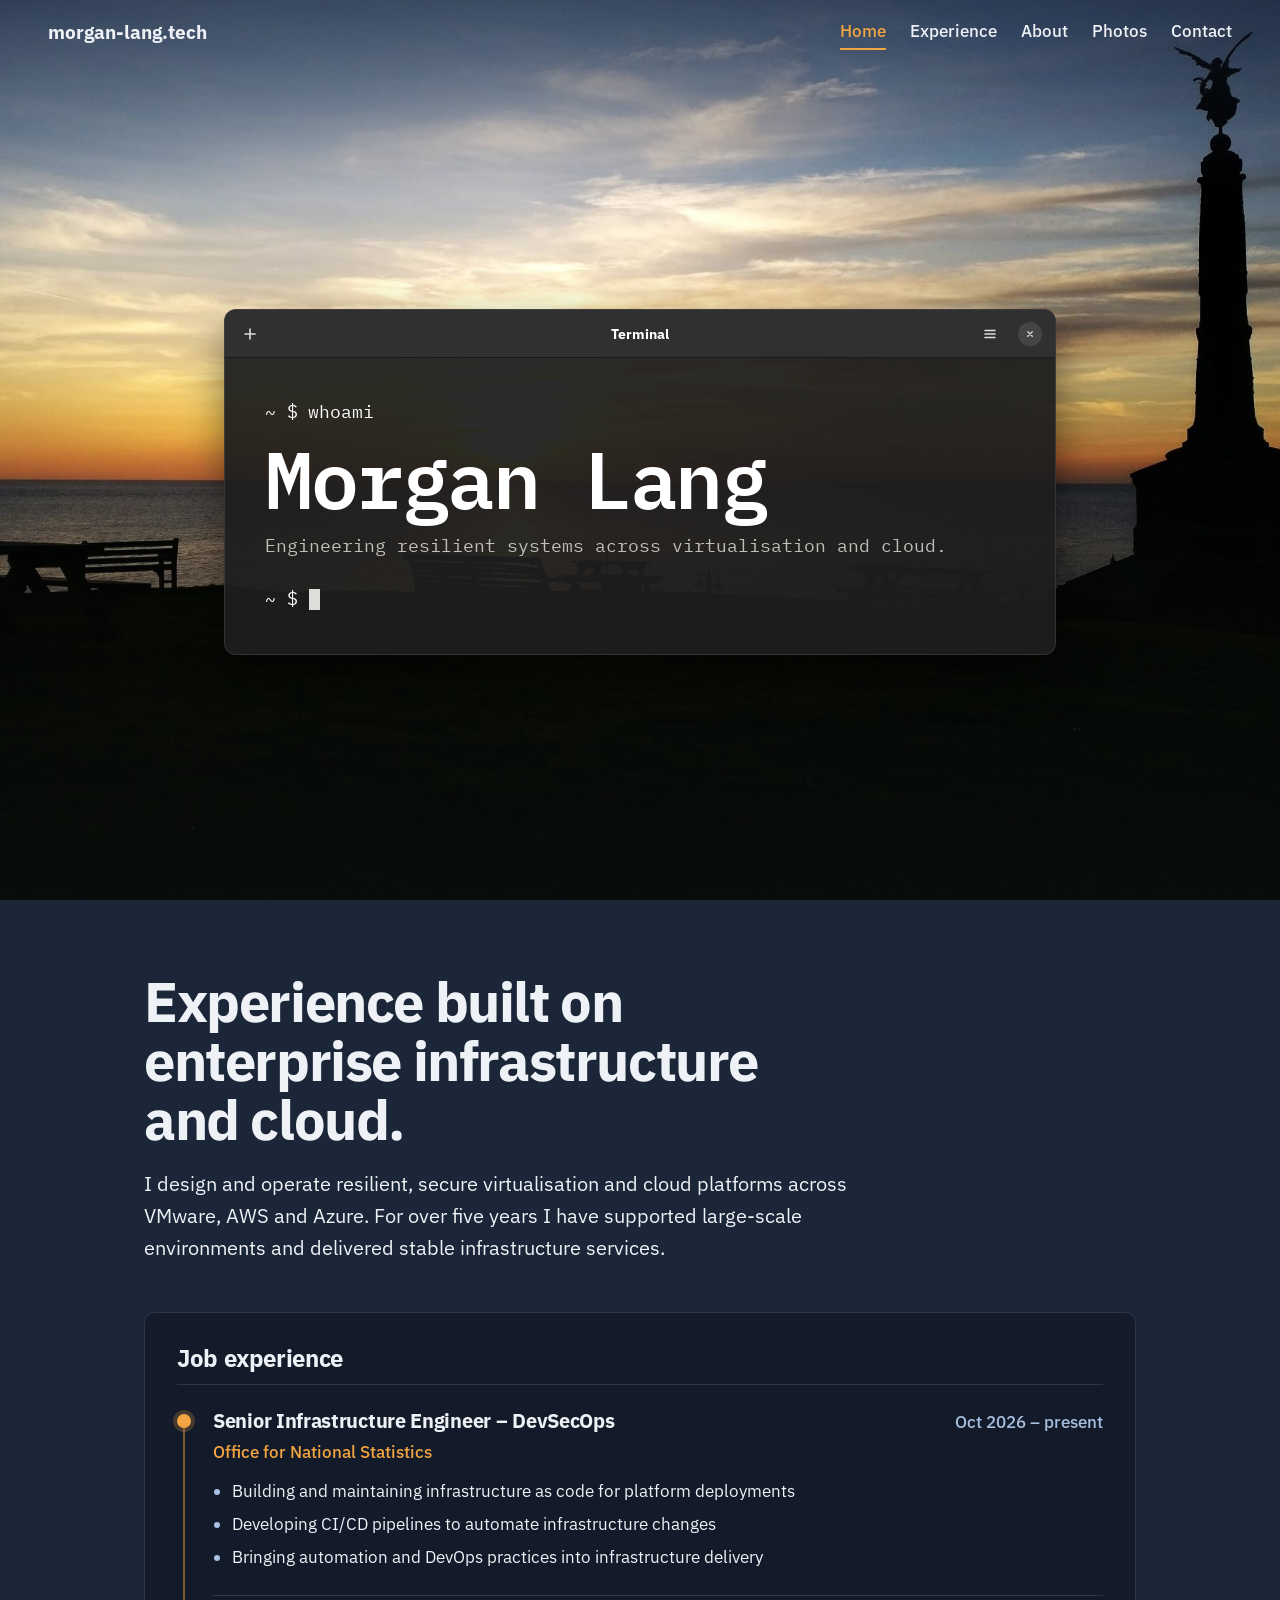
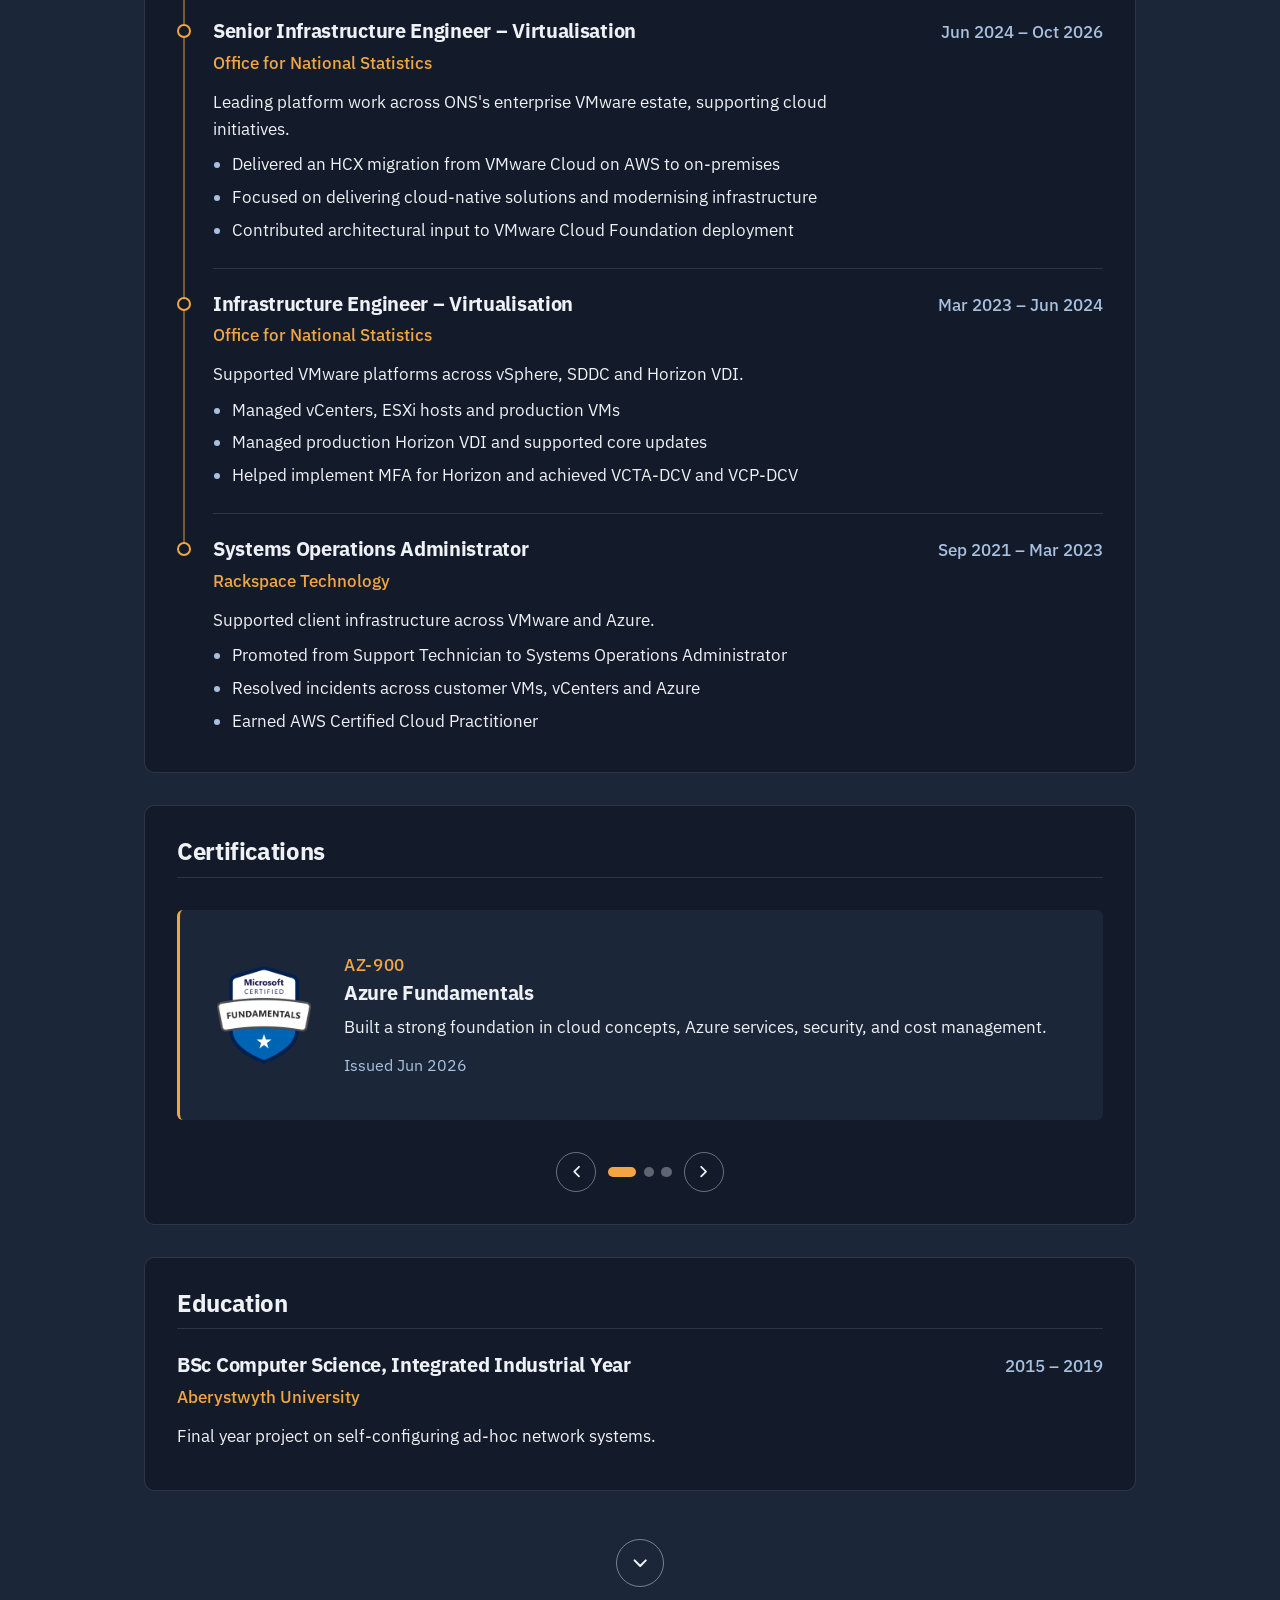
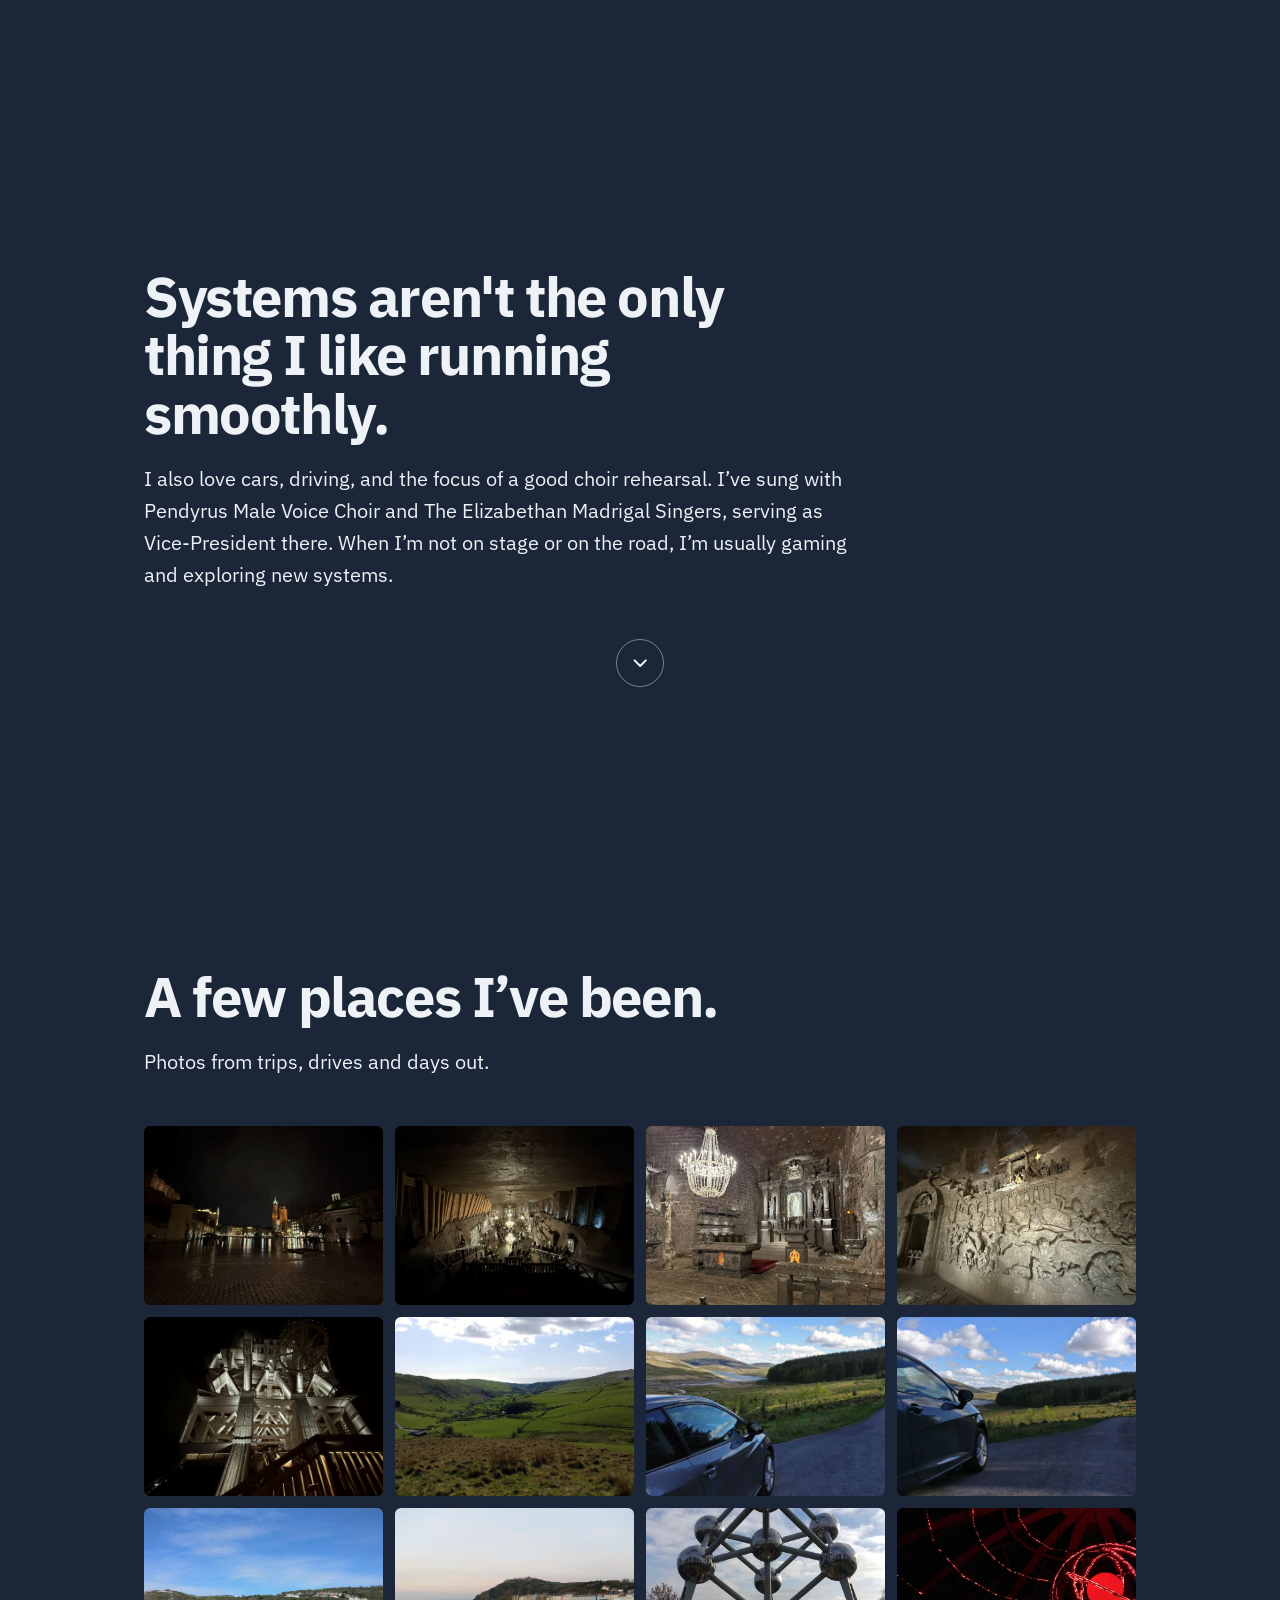
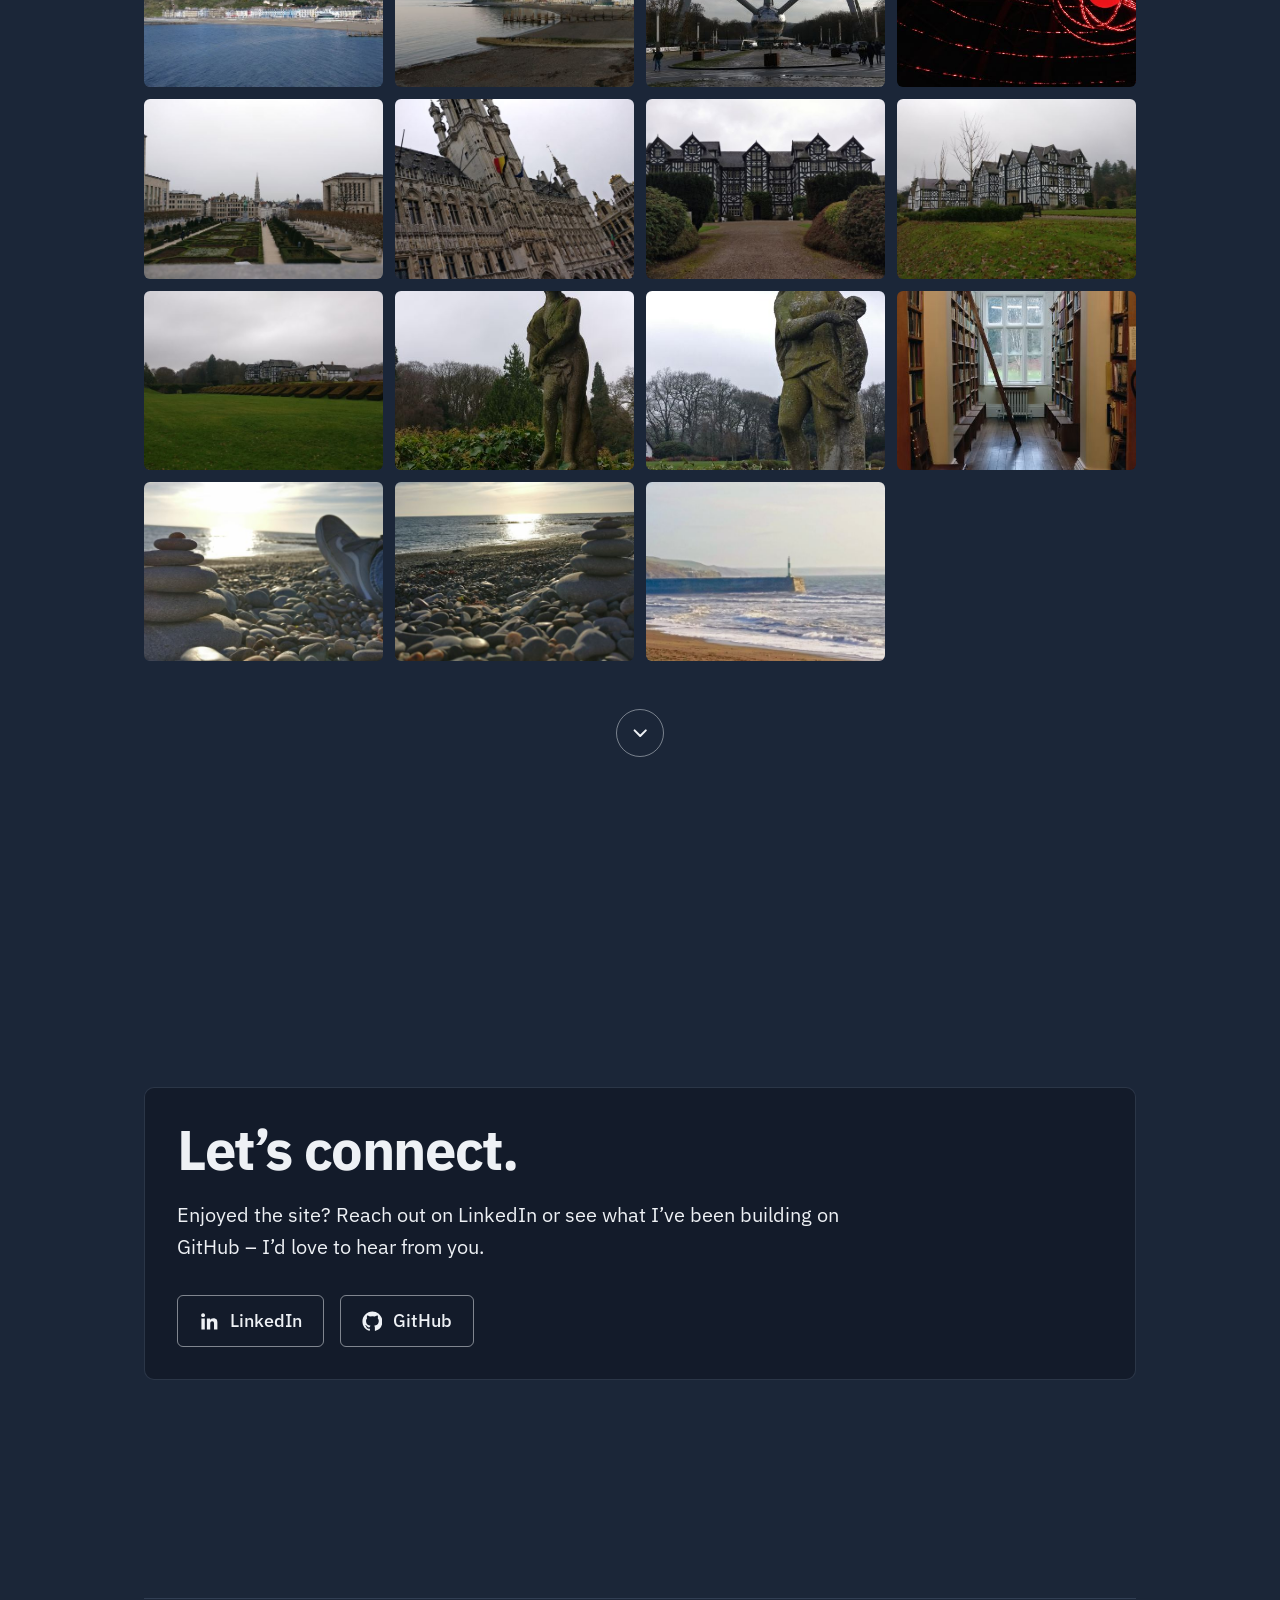
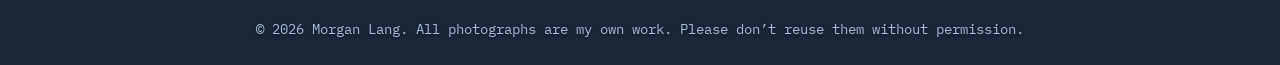
<file: contact.html>
<!DOCTYPE html>
<html lang="en">
    <head>
        <meta charset="utf-8">
        <title>Contact - Morgan Lang</title>
        <!-- This page now lives as a section on the homepage; redirect old links there -->
        <meta http-equiv="refresh" content="0; url=index.html#contact">
        <script>window.location.replace('index.html#contact');</script>
    </head>
    <body>
        <p>This page has moved to <a href="index.html#contact">index.html#contact</a>.</p>
    </body>
</html>
</file>
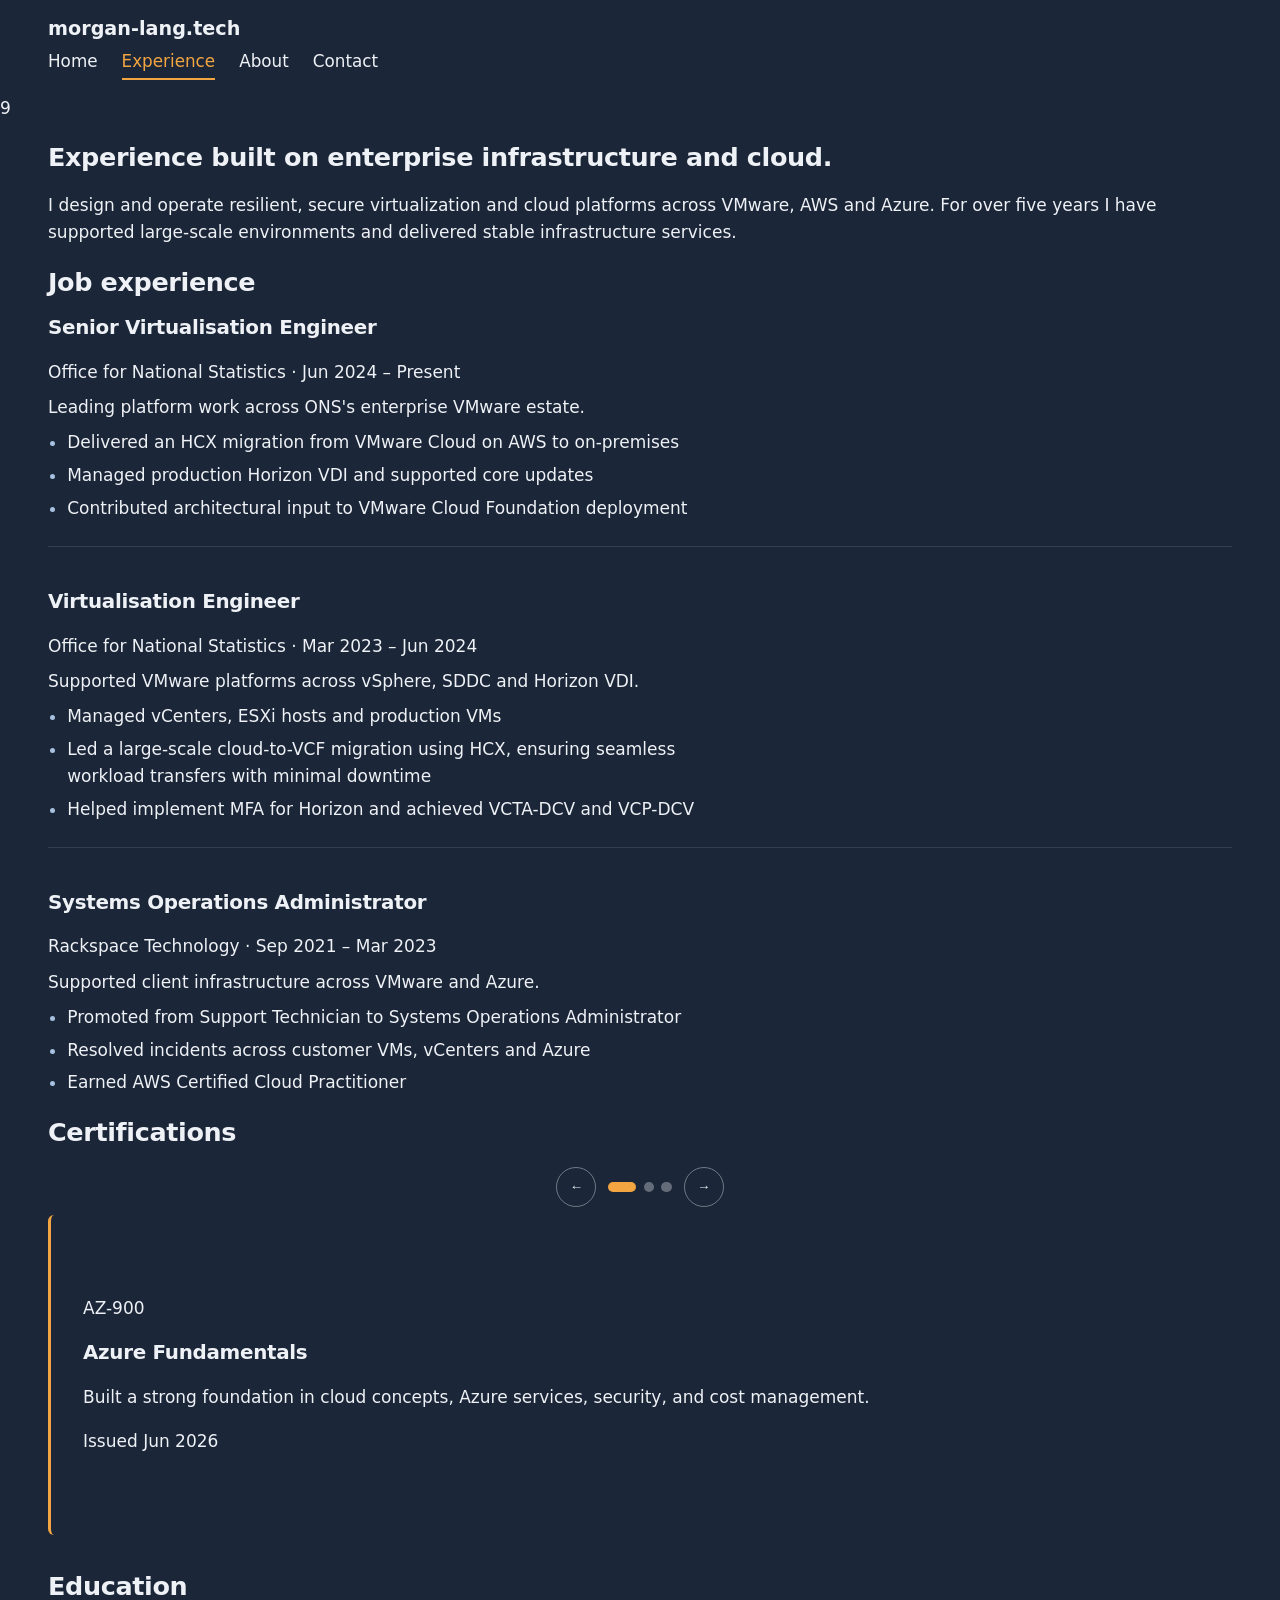
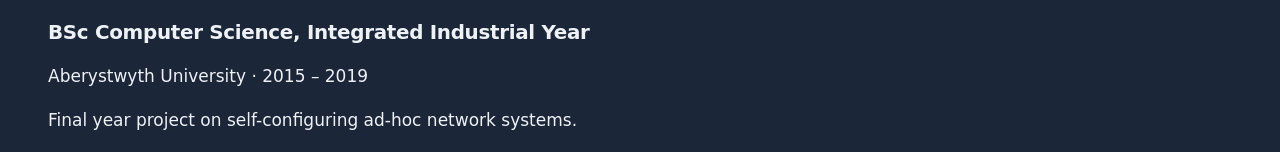
<file: experience.compact.html>
<!DOCTYPE html>
<html lang="en">
    <head>
        <meta charset="utf-8">
        <title>Experience - Morgan Lang</title>
        <!-- Responsive viewport for mobile devices -->
        <meta content="width=device-width, initial-scale=1.0" name="viewport">
        <!-- Shared styles across the site -->
        <link href="css/style.css" rel="stylesheet">
        <!-- Page transition script for seamless navigation -->
        <script src="js/page-transition.js" defer></script>
    </head>

    <body class="site-body">
        <!-- Site navigation bar -->
        <div class="navbar navbar-expand-lg navbar-dark">
            <div class="container-fluid">
                <a href="index.html" class="navbar-brand">morgan-lang.tech</a>
                <div class="navbar-nav">
                    <a href="index.html" class="nav-item nav-link">Home</a>
                    <a href="experience.html" class="nav-item nav-link active">Experience</a>
                    <a href="about.html" class="nav-item nav-link">About</a>
                    <a href="contact.html" class="nav-item nav-link">Contact</a>
                </div>
            </div>
        </div>

9        <main class="page-shell page-shell-flow">
            <!-- Main hero section for the Experience page -->
            <section class="hero-card fade-on-scroll">
                <h1>Experience built on enterprise infrastructure and cloud.</h1>
                <p>I design and operate resilient, secure virtualization and cloud platforms across VMware, AWS and Azure. For over five years I have supported large-scale environments and delivered stable infrastructure services.</p>
            </section>

            <!-- Supporting experience sections in a scroll-friendly layout -->
            <section class="experience-grid">
                <div class="experience-card fade-on-scroll certifications-card">
                    <!-- Work experience section containing current and previous roles -->
                    <h2>Job experience</h2>
                    <div class="role">
                        <h3>Senior Virtualisation Engineer</h3>
                        <p class="role-meta">Office for National Statistics · Jun 2024 – Present</p>
                        <p>Leading platform work across ONS's enterprise VMware estate.</p>
                        <ul>
                            <li>Delivered an HCX migration from VMware Cloud on AWS to on-premises</li>
                            <li>Managed production Horizon VDI and supported core updates</li>
                            <li>Contributed architectural input to VMware Cloud Foundation deployment</li>
                        </ul>
                    </div>

                    <div class="role">
                        <h3>Virtualisation Engineer</h3>
                        <p class="role-meta">Office for National Statistics · Mar 2023 – Jun 2024</p>
                        <p>Supported VMware platforms across vSphere, SDDC and Horizon VDI.</p>
                        <ul>
                            <li>Managed vCenters, ESXi hosts and production VMs</li>
                            <li>Led a large-scale cloud-to-VCF migration using HCX, ensuring seamless workload transfers with minimal downtime</li>
                            <li>Helped implement MFA for Horizon and achieved VCTA-DCV and VCP-DCV</li>
                        </ul>
                    </div>

                    <div class="role">
                        <h3>Systems Operations Administrator</h3>
                        <p class="role-meta">Rackspace Technology · Sep 2021 – Mar 2023</p>
                        <p>Supported client infrastructure across VMware and Azure.</p>
                        <ul>
                            <li>Promoted from Support Technician to Systems Operations Administrator</li>
                            <li>Resolved incidents across customer VMs, vCenters and Azure
</li>
                            <li>Earned AWS Certified Cloud Practitioner</li>
                        </ul>
                    </div>
                </div>

                <div class="experience-card fade-on-scroll">
                    <!-- Certifications carousel heading and navigation controls -->
                    <div class="certification-header">
                        <h2>Certifications</h2>
                        <div class="certification-controls" role="group" aria-label="Certification navigation">
                            <button class="certification-nav is-prev" type="button" aria-label="Show previous certification">←</button>
                            <div class="certification-dots" role="group" aria-label="Certification slides"></div>
                            <button class="certification-nav is-next" type="button" aria-label="Show next certification">→</button>
                        </div>
                    </div>

                    <!-- Slide container for the certification cards -->
                    <div class="certification-carousel">
                        <article class="certification-slide is-active">
                            <div class="certification-badge">
                                <div class="cert-content">
                                    <span class="badge-pill">AZ-900</span>
                                    <h3>Azure Fundamentals</h3>
                                    <p>Built a strong foundation in cloud concepts, Azure services, security, and cost management.</p>
                                    <div class="certification-meta">Issued Jun 2026</div>
                                </div>
                            </div>
                        </article>

                        <article class="certification-slide">
                            <div class="certification-badge">
                                <div class="cert-content">
                                    <span class="badge-pill">VCP-DCV</span>
                                    <h3>VMware Cloud Foundation Administrator</h3>
                                    <p>Validated expertise in managing and operating VMware Cloud Foundation environments at scale.</p>
                                    <div class="certification-meta">Issued Apr 2026 · Expires Apr 2029</div>
                                </div>
                            </div>
                        </article>

                        <article class="certification-slide">
                            <div class="certification-badge">
                                <!-- Added badge image for AWS certification -->
                                <!-- Image placed in images/badges/aws-certified-cloud-practitioner.png -->
                                <img src="images/badges/aws-certified-cloud-practitioner.png" alt="AWS Certified Cloud Practitioner badge" class="cert-badge-image">
                                <div class="cert-content">
                                    <span class="badge-pill">CLF-C02</span>
                                    <h3>AWS Cloud Practitioner</h3>
                                    <p>Demonstrated practical understanding of AWS core services, architecture, and cloud operations.</p>
                                    <div class="certification-meta">Issued Sep 2021 · Expires Nov 2029</div>
                                </div>
                            </div>
                        </article>
                    </div>
                </div>

                <div class="experience-card fade-on-scroll">
                    <!-- Education section with degree details -->
                    <h2>Education</h2>
                    <div class="education">
                        <h3>BSc Computer Science, Integrated Industrial Year</h3>
                        <p class="role-meta">Aberystwyth University · 2015 – 2019</p>
                        <p>Final year project on self-configuring ad-hoc network systems.</p>
                    </div>
                </div>
            </section>
        </main>

    </body>
</html>
</file>
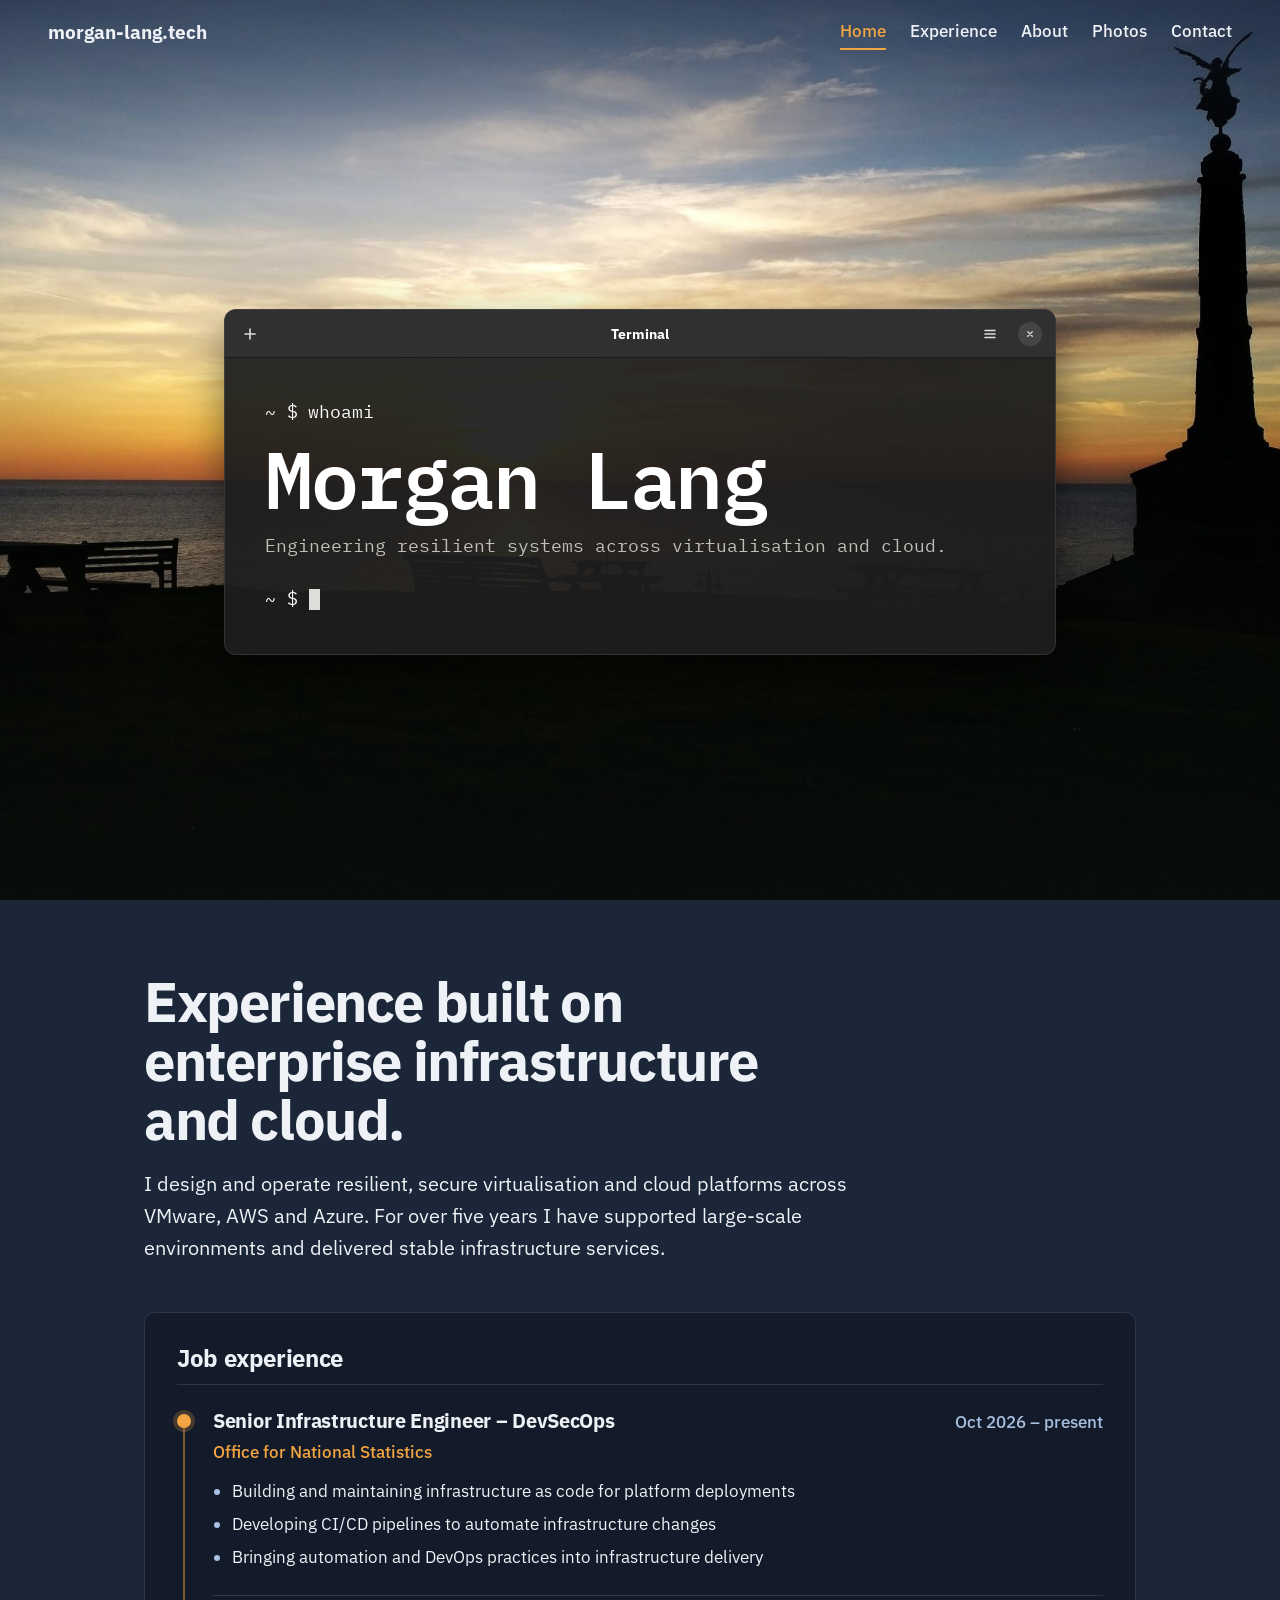
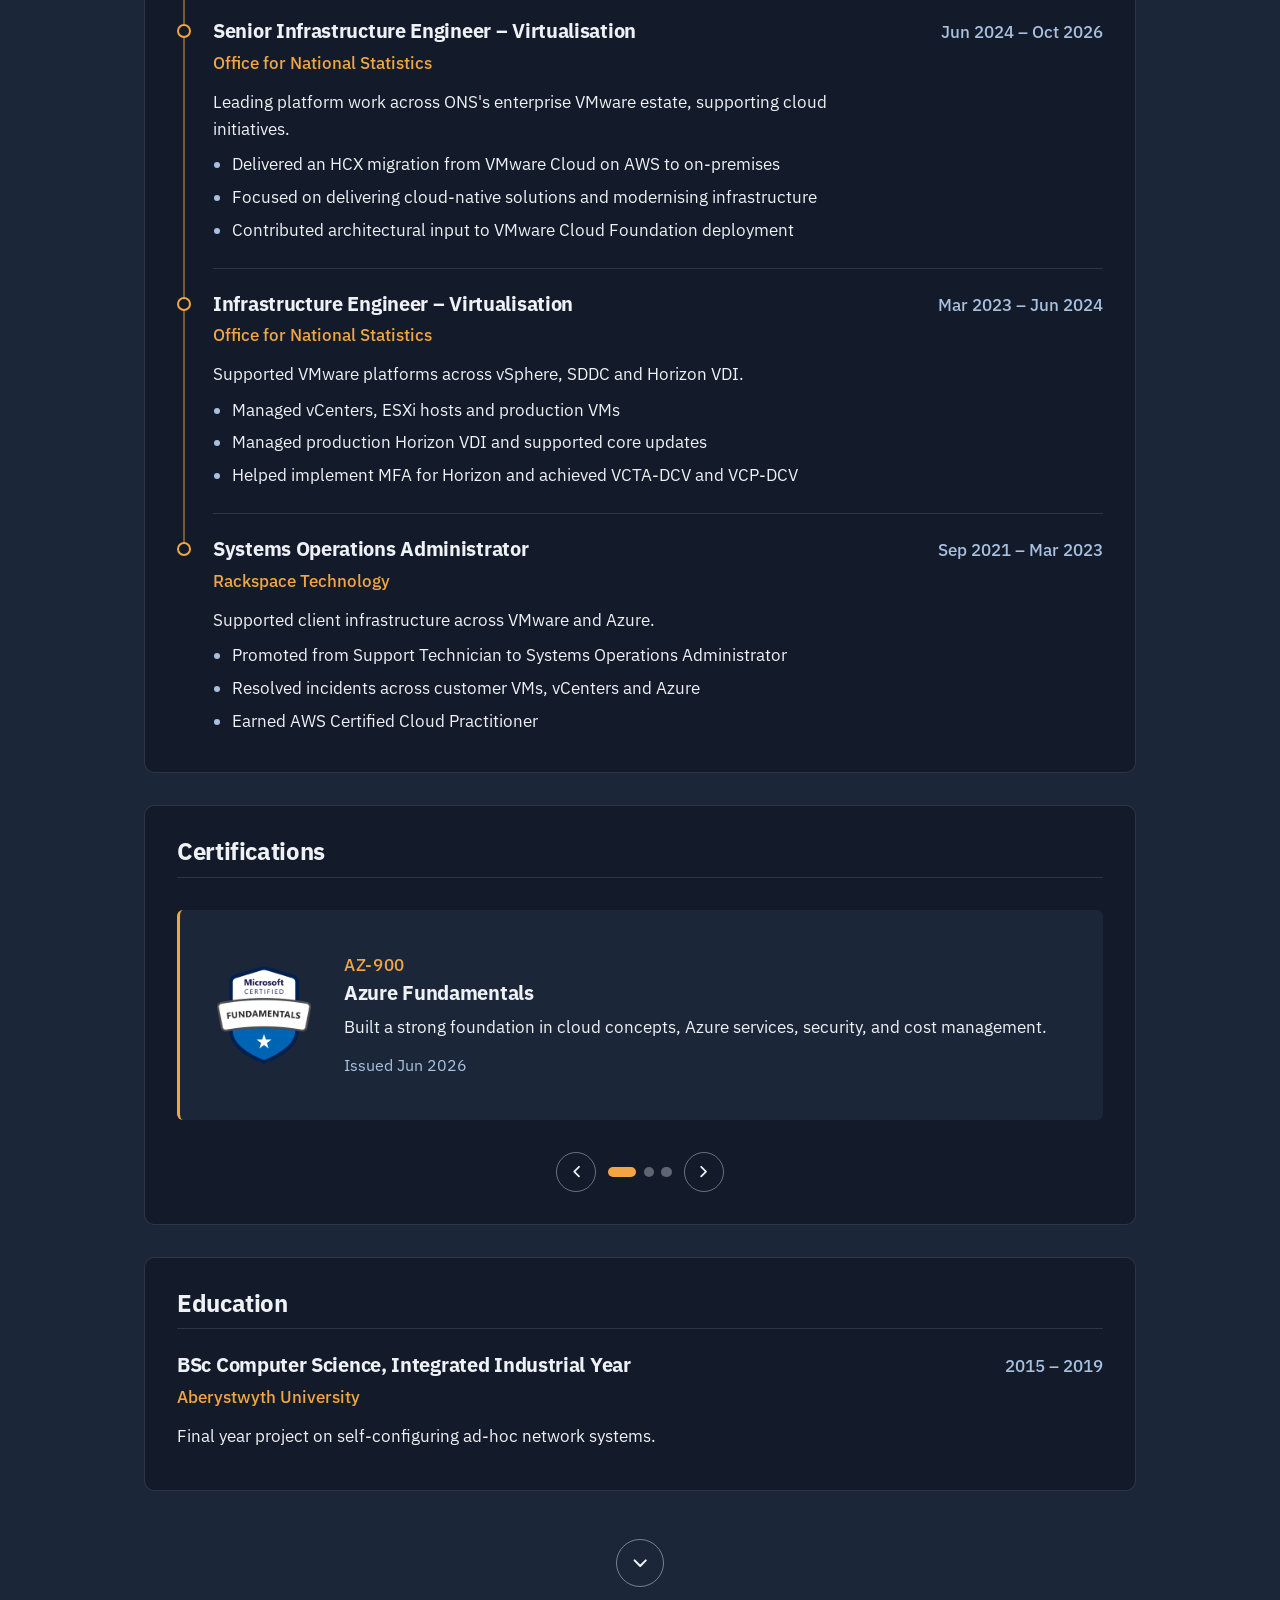
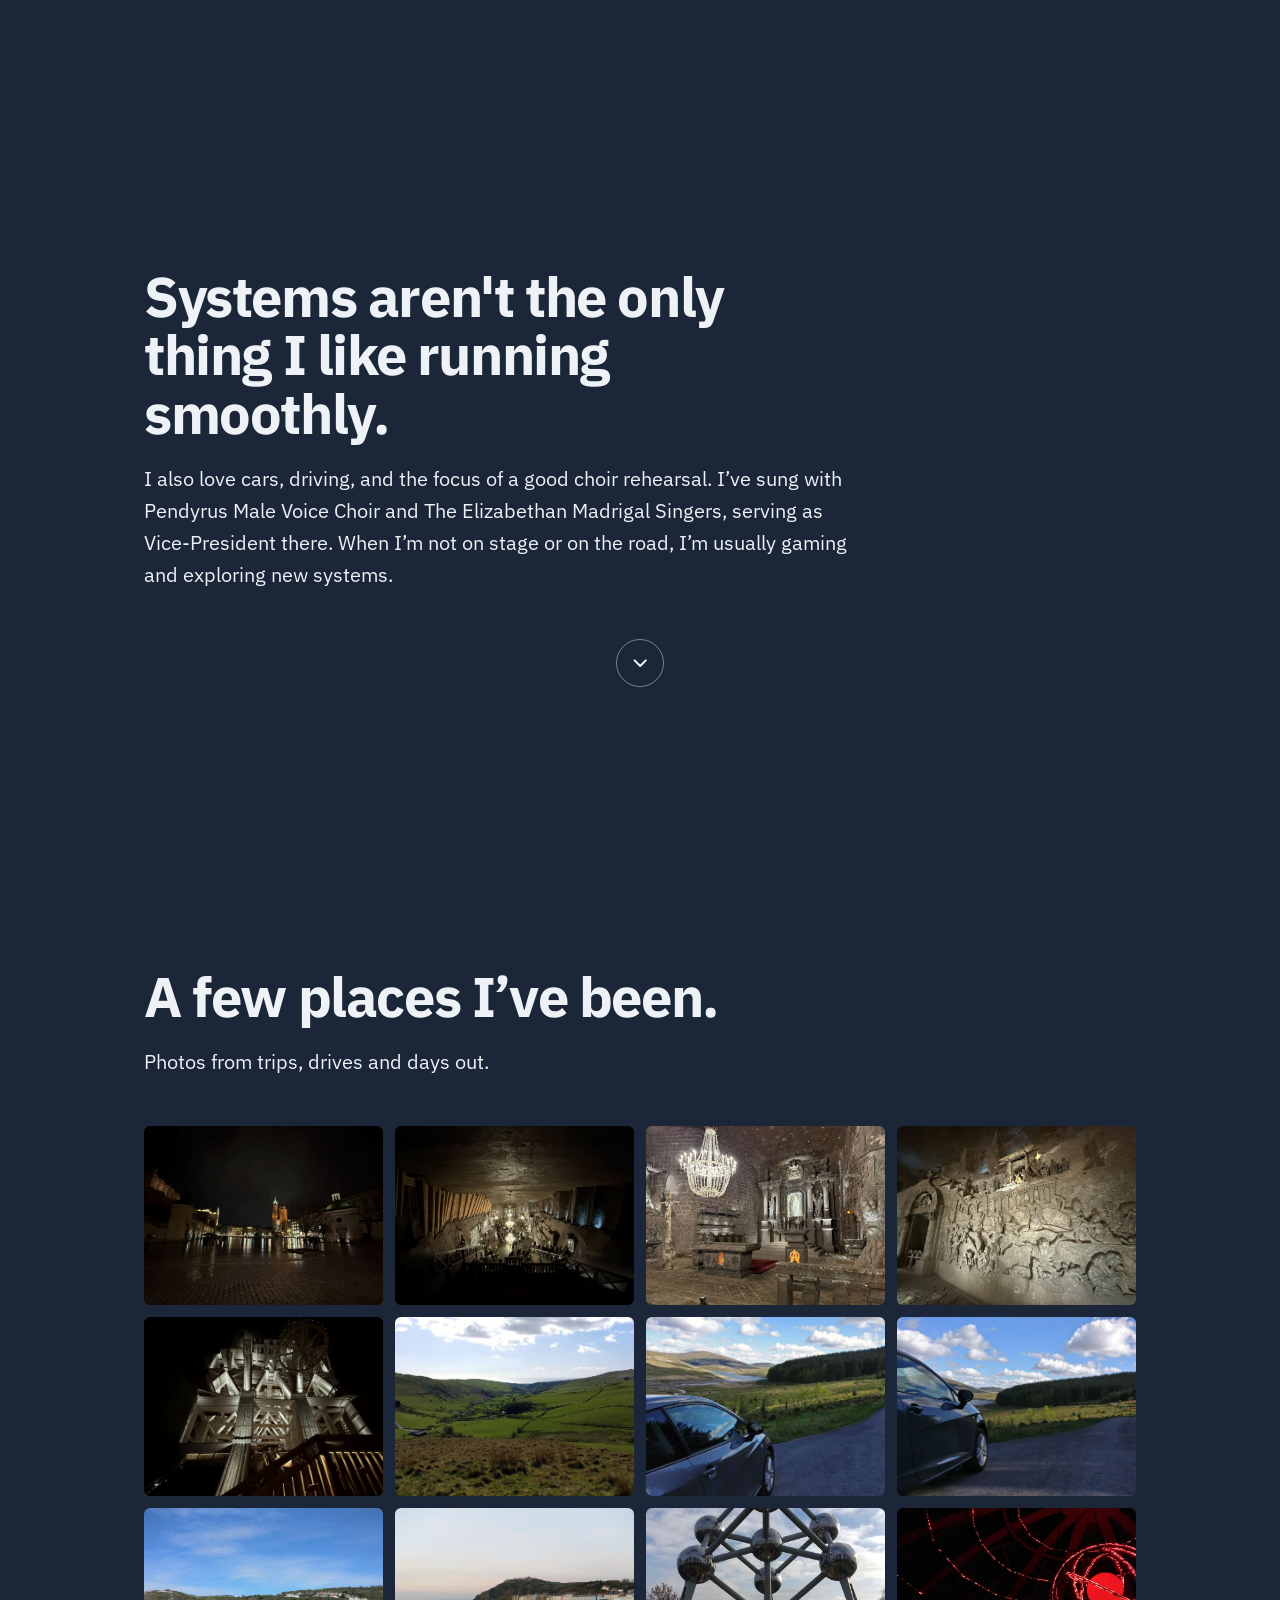
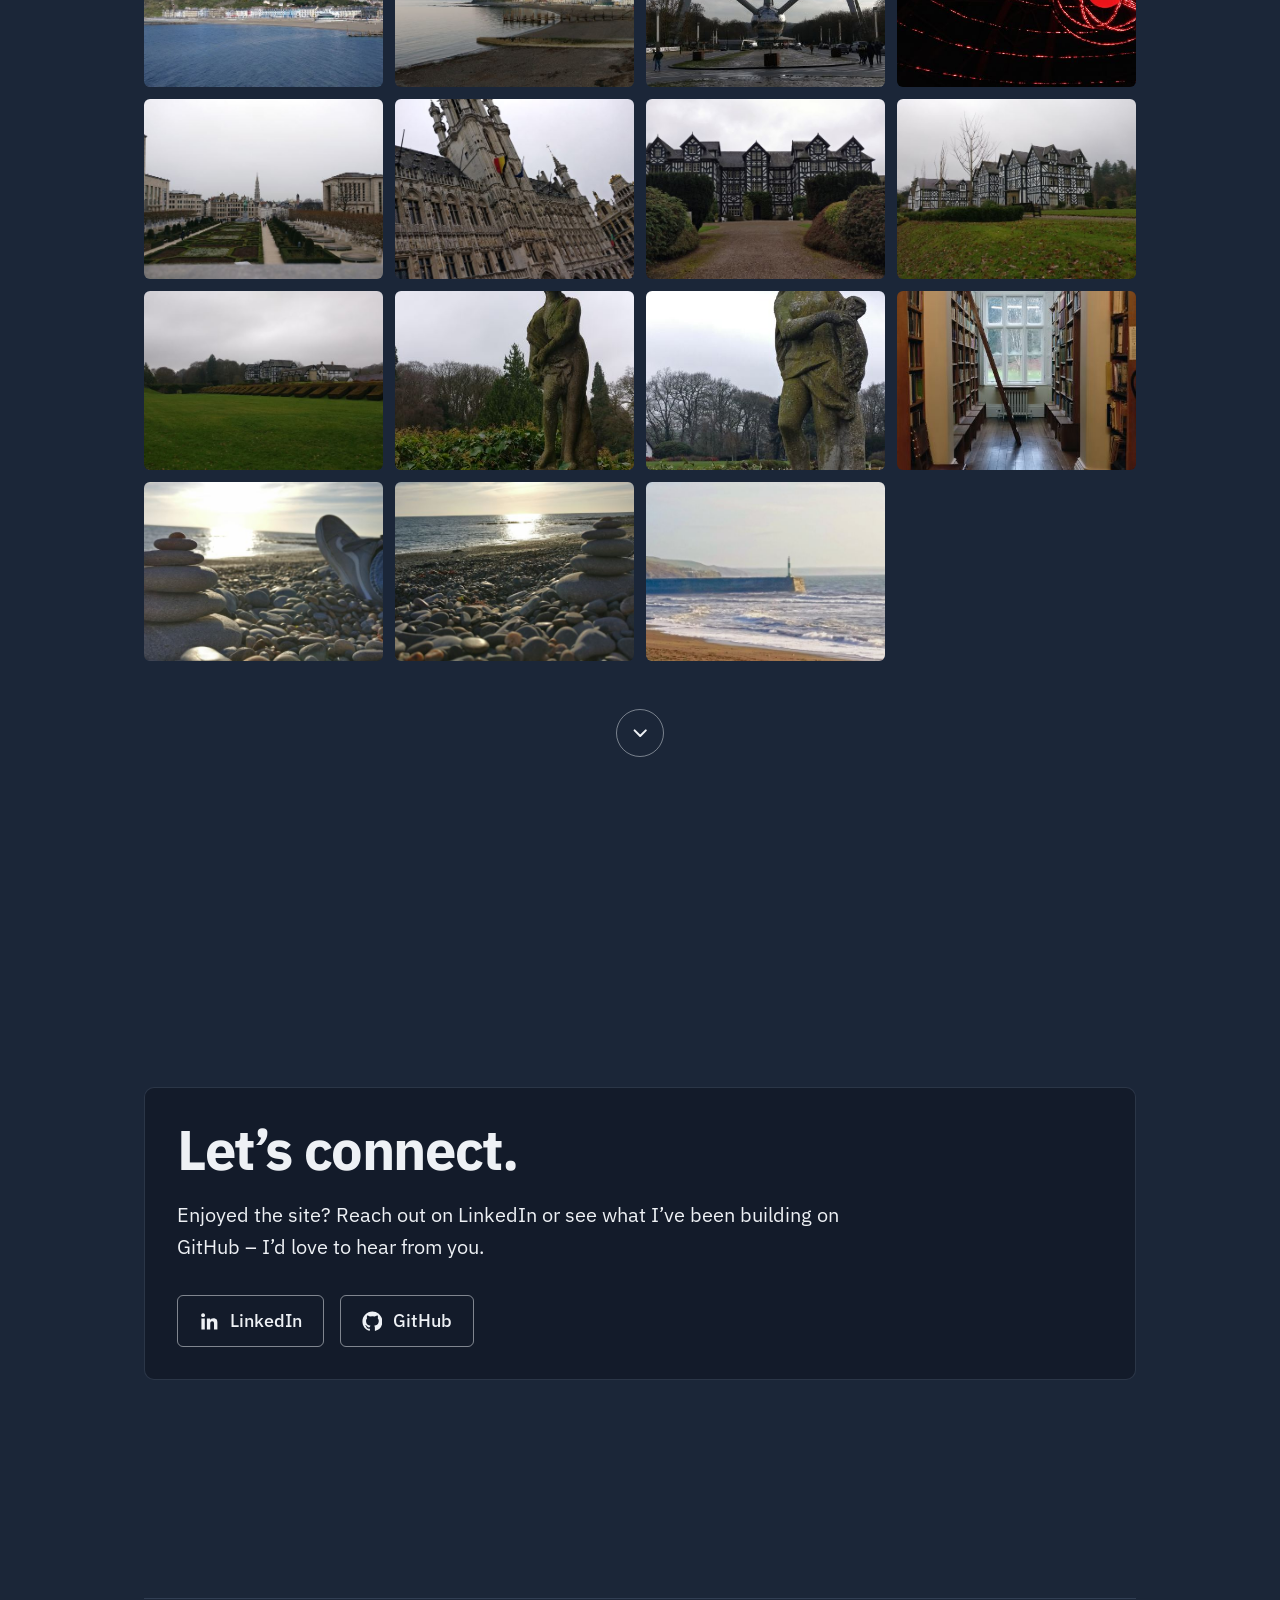
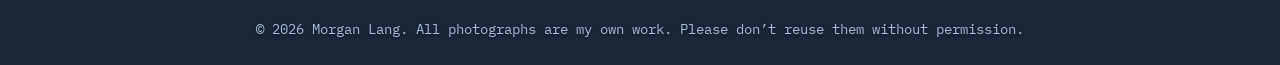
<file: experience.html>
<!DOCTYPE html>
<html lang="en">
    <head>
        <meta charset="utf-8">
        <title>Experience - Morgan Lang</title>
        <!-- This page now lives as a section on the homepage; redirect old links there -->
        <meta http-equiv="refresh" content="0; url=index.html#experience">
        <script>window.location.replace('index.html#experience');</script>
    </head>
    <body>
        <p>This page has moved to <a href="index.html#experience">index.html#experience</a>.</p>
    </body>
</html>
</file>
<file: css/style.css>
/* Palette taken from the section photos: Cardigan Bay at dusk, the setting sun, the evening sky */
:root {
    --dusk: #1b2638;
    --dusk-deep: #121a28;
    --amber: #f2a541;
    --sky: #a9c1e0;
    --foam: #eef1f5;
    --silhouette: #0e1410;

    --font-display: 'IBM Plex Sans', system-ui, sans-serif;
    --font-body: 'IBM Plex Sans', system-ui, sans-serif;
    --font-mono: 'IBM Plex Mono', Consolas, 'Courier New', monospace;

    /* Type scale */
    --step-0: 1.0625rem;
    --step-1: 1.25rem;
    --step-2: 1.5rem;
    --step-3: clamp(2.25rem, 4.5vw, 3.5rem);

    --panel: rgba(18, 26, 40, 0.84);
    --panel-line: rgba(169, 193, 224, 0.16);

    --gutter: clamp(1rem, 5vw, 3rem);
    --content: 62rem;
    /* Updated from JS to the real navbar height so anchored sections clear it */
    --nav-height: 72px;
}

/* Make every element follow the same box model */
* {
    box-sizing: border-box;
}

/* Smooth scrolling between sections when a nav link is clicked */
html {
    scroll-behavior: smooth;
}

body.site-body {
    margin: 0;
    min-height: 100vh;
    font-family: var(--font-body);
    font-size: var(--step-0);
    line-height: 1.6;
    background: var(--dusk);
    color: var(--foam);
}

h1,
h2,
h3,
h4 {
    font-family: var(--font-display);
    font-weight: 700;
    line-height: 1.1;
    letter-spacing: -0.015em;
}

a {
    color: var(--sky);
}

:focus-visible {
    outline: 2px solid var(--amber);
    outline-offset: 3px;
}

/* ---------- Section backgrounds ---------- */

/* Fixed photo layers behind the page; JS marks the layer for the section in view as active */
.backdrop {
    position: fixed;
    inset: 0;
    z-index: -1;
    background: var(--dusk);
}

.backdrop-layer {
    position: absolute;
    inset: 0;
    background-size: cover;
    background-position: center;
    background-repeat: no-repeat;
    opacity: 0;
    transition: opacity 1.2s ease;
}

.backdrop-layer.is-active {
    opacity: 1;
}

/* Darker sky behind the navbar, darker grass behind the name */
.backdrop-layer[data-section="home"] {
    background-image:
        linear-gradient(to bottom, rgba(18, 26, 40, 0.55) 0%, rgba(18, 26, 40, 0) 22%, rgba(14, 20, 16, 0) 50%, rgba(14, 20, 16, 0.6) 100%),
        url('../images/bg/home.jpg');
    background-position: center 45%;
}

/* The other photos load after the page, so the first view only downloads one */
.backdrop.is-loaded .backdrop-layer[data-section="experience"] {
    background-image:
        linear-gradient(rgba(18, 26, 40, 0.84), rgba(18, 26, 40, 0.9)),
        url('../images/bg/experience.jpg');
    background-position: center 60%;
}

/* Lydstep is a bright midday shot, so it is pulled down towards dusk to match the others */
.backdrop.is-loaded .backdrop-layer[data-section="about"] {
    background-image:
        linear-gradient(90deg, rgba(18, 26, 40, 0.92) 0%, rgba(18, 26, 40, 0.72) 55%, rgba(18, 26, 40, 0.5) 100%),
        linear-gradient(rgba(27, 38, 56, 0.55), rgba(27, 38, 56, 0.55)),
        url('../images/bg/about.jpg');
    background-blend-mode: normal, multiply, normal;
}

/* No photo behind the photos, so the grid is the only picture on screen */
.backdrop-layer[data-section="photos"] {
    background-image: linear-gradient(var(--dusk-deep), var(--dusk));
}

/* Kraków's dark sky sits on the left, behind the text */
.backdrop.is-loaded .backdrop-layer[data-section="contact"] {
    background-image:
        linear-gradient(90deg, rgba(14, 14, 12, 0.75) 0%, rgba(14, 14, 12, 0.35) 50%, rgba(14, 14, 12, 0) 80%),
        url('../images/bg/contact.jpg');
    background-position: right 30%;
}

/* ---------- Navigation ---------- */

/* Sits over the sky on the home screen and gains a backing once the page scrolls */
.navbar {
    position: sticky;
    top: 0;
    z-index: 10;
    display: flex;
    flex-wrap: wrap;
    align-items: center;
    justify-content: space-between;
    gap: 0.25rem 1.5rem;
    padding: 0.9rem var(--gutter);
    transition: background 0.3s ease;
}

.navbar.is-scrolled {
    background: rgba(18, 26, 40, 0.85);
    backdrop-filter: blur(10px);
    -webkit-backdrop-filter: blur(10px);
}

.navbar-brand {
    font-family: var(--font-display);
    font-weight: 700;
    font-size: 1.2rem;
    color: var(--foam);
    text-decoration: none;
}

.navbar-nav {
    display: flex;
    flex-wrap: wrap;
    gap: 0.25rem 1.5rem;
}

.nav-link {
    font-family: var(--font-display);
    font-weight: 500;
    font-size: 1.05rem;
    color: var(--foam);
    text-decoration: none;
    padding-block: 0.2rem;
    border-bottom: 2px solid transparent;
    transition: color 0.2s ease, border-color 0.2s ease;
}

.nav-link:hover {
    color: var(--amber);
}

.nav-link.active {
    color: var(--amber);
    border-bottom-color: var(--amber);
}

/* ---------- Sections ---------- */

.page-shell {
    padding-inline: var(--gutter);
}

/* Each navigable section fills the screen below the navbar */
.page-section {
    min-height: calc(100svh - var(--nav-height));
    display: flex;
    flex-direction: column;
    justify-content: center;
    padding-block: clamp(3rem, 8vh, 6rem);
    scroll-margin-top: var(--nav-height);
}

.section-intro,
.experience-block {
    width: min(100%, var(--content));
    margin-inline: auto;
}

.section-intro h2 {
    margin: 0 0 1.25rem;
    font-size: var(--step-3);
    line-height: 1.05;
    letter-spacing: -0.025em;
    max-width: 20ch;
}

.section-intro p {
    margin: 0;
    max-width: 60ch;
    font-size: var(--step-1);
    line-height: 1.6;
}

/* Downward arrow that takes visitors to the next section */
.section-next {
    align-self: center;
    display: inline-flex;
    align-items: center;
    justify-content: center;
    width: 3rem;
    height: 3rem;
    margin-top: 3rem;
    border-radius: 50%;
    border: 1px solid rgba(238, 241, 245, 0.45);
    color: var(--foam);
    transition: color 0.2s ease, border-color 0.2s ease;
}

.section-next svg {
    width: 1.4rem;
    height: 1.4rem;
}

.section-next:hover {
    color: var(--amber);
    border-color: var(--amber);
}

/* ---------- Home ---------- */

/* The terminal window is centred on the first screen; its close button leads on down the page */
.section-home {
    align-items: center;
}

/* Styled after Fedora's default GNOME terminal in dark mode: neutral greys, rounded window, header bar */
.terminal-window {
    width: min(100%, 52rem);
    border: 1px solid rgba(255, 255, 255, 0.1);
    border-radius: 12px;
    overflow: hidden;
    background: rgba(30, 30, 30, 0.94);
    box-shadow: 0 18px 44px rgba(0, 0, 0, 0.5);
    transition: opacity 0.25s ease, transform 0.25s ease;
}

/* Shrinks away when the close button is clicked, before the page scrolls on */
.terminal-window.is-closing {
    opacity: 0;
    transform: scale(0.94);
}

/* Header bar: new-tab button on the left, centred title, menu and close buttons on the right */
.terminal-titlebar {
    display: grid;
    grid-template-columns: 1fr auto 1fr;
    align-items: center;
    padding: 0.4rem 0.5rem;
    background: #303030;
    border-bottom: 1px solid rgba(0, 0, 0, 0.45);
}

.terminal-buttons {
    display: flex;
    gap: 0.35rem;
}

.terminal-buttons.is-end {
    justify-content: flex-end;
}

.terminal-button {
    display: inline-flex;
    align-items: center;
    justify-content: center;
    width: 2.1rem;
    height: 2.1rem;
    border-radius: 6px;
    color: #deddda;
}

.terminal-button svg {
    width: 1rem;
    height: 1rem;
}

/* GNOME's close button is a small filled circle */
.terminal-button.is-close {
    width: 1.5rem;
    height: 1.5rem;
    margin: 0.3rem 0.3rem 0.3rem 0.35rem;
    border-radius: 50%;
    background: rgba(255, 255, 255, 0.1);
}

/* The close button pulses amber, as it is the way on from the first screen */
.terminal-button.is-close {
    animation: close-pulse 2.4s ease-out 1.5s infinite;
}

.terminal-button.is-close:hover,
.terminal-button.is-close:focus-visible {
    animation: none;
    background: var(--amber);
    color: var(--dusk-deep);
}

@keyframes close-pulse {
    0% {
        background: rgba(255, 255, 255, 0.1);
        box-shadow: 0 0 0 0 rgba(242, 165, 65, 0.7);
    }
    15% {
        background: var(--amber);
        color: var(--dusk-deep);
    }
    40% {
        background: rgba(255, 255, 255, 0.1);
        color: #deddda;
    }
    70%,
    100% {
        box-shadow: 0 0 0 0.6rem rgba(242, 165, 65, 0);
    }
}

.terminal-button.is-close svg {
    width: 0.75rem;
    height: 0.75rem;
}

.terminal-title {
    font-family: 'Cantarell', 'Adwaita Sans', var(--font-body);
    font-weight: 700;
    font-size: 0.9rem;
    color: #ffffff;
}

/* Command, its output, then the live prompt with the typed-out phrases */
.terminal-body {
    padding: clamp(1.25rem, 4vw, 2.5rem);
    font-family: var(--font-mono);
    font-size: clamp(0.85rem, 1.6vw, 1.125rem);
    color: #ffffff;
}

.terminal-command {
    margin: 0;
}

.terminal-name {
    margin: 0.6rem 0 0.75rem;
    font-family: var(--font-mono);
    font-weight: 600;
    font-size: clamp(2.5rem, 8vw, 5rem);
    line-height: 1.05;
    letter-spacing: -0.03em;
}

.terminal-output {
    margin: 0 0 1.5rem;
    color: #c0bfbc;
}

.terminal-line {
    display: flex;
    align-items: center;
    min-height: 1.6em;
    margin: 0;
    white-space: nowrap;
    overflow: hidden;
}

/* Fedora's default bash prompt is uncoloured */
.terminal-prompt {
    margin-right: 0.6rem;
}

.terminal-cursor {
    display: inline-block;
    width: 0.6em;
    height: 1.15em;
    margin-left: 0.1em;
    background: #deddda;
    animation: blink 0.9s steps(1) infinite;
}

@keyframes blink {
    50% {
        opacity: 0;
    }
}

/* ---------- Experience ---------- */

/* Separate panels for job experience, certifications and education */
.experience-block {
    margin-top: 2rem;
    padding: clamp(1.25rem, 3vw, 2rem);
    border: 1px solid var(--panel-line);
    border-radius: 10px;
    background: var(--panel);
}

.section-intro + .experience-block {
    margin-top: 3rem;
}

.block-heading {
    margin: 0 0 1.5rem;
    padding-bottom: 0.75rem;
    border-bottom: 1px solid var(--panel-line);
    font-size: var(--step-2);
}

/* Each role is divided from the next by a rule */
.role + .role {
    margin-top: 1.5rem;
    padding-top: 1.5rem;
    border-top: 1px solid var(--panel-line);
}

/* Timeline rail down the left of the job roles: ringed markers, filled for the current role */
.role-timeline {
    --rail-indent: 2.25rem;
    --marker-centre: 0.75rem;
}

.role-timeline .role {
    position: relative;
    padding-left: var(--rail-indent);
}

/* The divider starts after the rail so the rail runs unbroken */
.role-timeline .role + .role {
    border-top: none;
}

.role-timeline .role + .role::after {
    content: '';
    position: absolute;
    top: 0;
    left: var(--rail-indent);
    right: 0;
    border-top: 1px solid var(--panel-line);
}

/* Rail from this role's marker down to the next one */
.role-timeline .role:not(:last-child)::before {
    content: '';
    position: absolute;
    left: 6px;
    top: var(--marker-centre);
    bottom: calc(-3rem - var(--marker-centre));
    width: 2px;
    background: rgba(242, 165, 65, 0.45);
}

.role-timeline .role + .role:not(:last-child)::before {
    top: calc(1.5rem + var(--marker-centre));
}

.role-timeline .role-header::before {
    content: '';
    position: absolute;
    left: 0;
    top: calc(var(--marker-centre) - 7px);
    width: 14px;
    height: 14px;
    border-radius: 50%;
    border: 2px solid var(--amber);
    background: var(--dusk-deep);
    box-sizing: border-box;
}

.role-timeline .role + .role .role-header::before {
    top: calc(1.5rem + var(--marker-centre) - 7px);
}

.role-timeline .role.is-current .role-header::before {
    background: var(--amber);
    box-shadow: 0 0 0 4px rgba(242, 165, 65, 0.22);
}

.role-header {
    display: flex;
    flex-wrap: wrap;
    align-items: baseline;
    justify-content: space-between;
    gap: 0.25rem 1.5rem;
}

.role h4 {
    margin: 0;
    font-size: var(--step-1);
}

.role p {
    margin: 0 0 0.5rem;
    max-width: 65ch;
}

.role .role-date {
    margin: 0;
    font-weight: 500;
    color: var(--sky);
    white-space: nowrap;
}

.role .role-org {
    margin: 0.2rem 0 0.75rem;
    font-weight: 500;
    color: var(--amber);
}

.role ul {
    margin: 0.5rem 0 0;
    padding-left: 1.2rem;
    max-width: 65ch;
}

.role li {
    margin-bottom: 0.35rem;
}
.role li::marker {
    color: var(--sky);
}

/* ---------- Certifications carousel ---------- */

.certification-controls {
    display: flex;
    align-items: center;
    justify-content: center;
    gap: 0.75rem;
    margin-top: 1rem;
}

/* Dot indicators used to switch between certification slides; the active one stretches */
.certification-dots {
    display: flex;
    align-items: center;
    gap: 0.45rem;
}

.certification-dot {
    width: 0.65rem;
    height: 0.65rem;
    border: none;
    border-radius: 999px;
    padding: 0;
    background: rgba(238, 241, 245, 0.35);
    cursor: pointer;
    transition: width 0.3s ease, background 0.3s ease;
}

.certification-dot.is-active {
    width: 1.75rem;
    background: var(--amber);
}

.certification-nav {
    display: inline-flex;
    align-items: center;
    justify-content: center;
    width: 2.5rem;
    height: 2.5rem;
    padding: 0;
    border-radius: 50%;
    border: 1px solid rgba(238, 241, 245, 0.4);
    background: transparent;
    color: var(--foam);
    cursor: pointer;
    transition: color 0.2s ease, border-color 0.2s ease;
}

.certification-nav svg {
    width: 1.2rem;
    height: 1.2rem;
}

.certification-nav:hover {
    color: var(--amber);
    border-color: var(--amber);
}

/* Slides are stacked in a single grid cell so the carousel grows to fit the tallest card */
.certification-carousel {
    position: relative;
    display: grid;
    overflow: hidden;
    padding: 0.5rem 0 1rem;
}

/* Slower, carousel-like motion with the surrounding cards fading into the background */
.certification-slide {
    grid-area: 1 / 1;
    width: 100%;
    display: grid;
    grid-template-columns: auto 1fr;
    align-items: center;
    gap: 1.75rem;
    padding: 1.75rem 2rem;
    border-left: 3px solid var(--amber);
    border-radius: 6px;
    background: var(--dusk);
    opacity: 0;
    transform: translateX(120%) scale(0.9);
    pointer-events: none;
    transition: opacity 1.1s cubic-bezier(0.22, 1, 0.36, 1), transform 1.1s cubic-bezier(0.22, 1, 0.36, 1);
    will-change: opacity, transform;
    backface-visibility: hidden;
}

.certification-slide.is-active {
    opacity: 1;
    transform: translateX(0) scale(1);
    pointer-events: auto;
    z-index: 3;
}

/* The previous and next slides sit behind the active card as softer background content */
.certification-slide.is-prev {
    opacity: 0.32;
    transform: translateX(-92%) scale(0.88);
    z-index: 2;
}

.certification-slide.is-next {
    opacity: 0.32;
    transform: translateX(92%) scale(0.88);
    z-index: 2;
}

.certification-slide.is-hidden {
    opacity: 0;
    transform: translateX(140%) scale(0.86);
}

.cert-badge-image {
    width: 104px;
    height: auto;
    display: block;
    object-fit: contain;
}

.certification-text p {
    margin: 0;
}

.badge-code {
    font-weight: 500;
    letter-spacing: 0.04em;
    color: var(--amber);
}

.certification-text h4 {
    margin: 0.2rem 0 0.6rem;
    font-size: var(--step-1);
}

.certification-text .certification-meta {
    margin-top: 0.75rem;
    font-size: 1rem;
    color: var(--sky);
}

/* ---------- Photos ---------- */

.photo-panel {
    width: min(100%, var(--content));
    margin: 3rem auto 0;
}

.photo-grid {
    display: grid;
    grid-template-columns: repeat(auto-fill, minmax(14rem, 1fr));
    gap: 0.75rem;
    margin: 0;
    padding: 0;
    list-style: none;
}

/* Nothing to show until the first photo is added */
.photo-grid:not(:has(li)),
.photo-panel:has(.photo-grid li) .photo-empty {
    display: none;
}

.photo-link {
    display: block;
    overflow: hidden;
    border-radius: 6px;
    background: var(--dusk-deep);
}

.photo-link img {
    display: block;
    width: 100%;
    height: auto;
    aspect-ratio: 4 / 3;
    object-fit: cover;
    transition: transform 0.3s ease, opacity 0.3s ease;
}

.photo-link:hover img {
    transform: scale(1.03);
    opacity: 0.9;
}

.photo-empty {
    margin: 0;
    color: var(--sky);
}

/* The viewer fills the screen with the photo and buttons around it */
.photo-viewer {
    width: 100vw;
    max-width: none;
    height: 100vh;
    max-height: none;
    margin: 0;
    padding: clamp(1rem, 4vw, 3rem);
    border: none;
    background: transparent;
    color: var(--foam);
}

.photo-viewer[open] {
    display: flex;
    align-items: center;
    justify-content: center;
}

.photo-viewer::backdrop {
    background: rgba(12, 17, 26, 0.94);
}

.photo-viewer-image {
    display: block;
    max-width: min(100%, 90rem);
    max-height: calc(100vh - 6rem);
    border-radius: 6px;
    object-fit: contain;
}

.photo-viewer-button {
    position: absolute;
    display: inline-flex;
    align-items: center;
    justify-content: center;
    width: 2.75rem;
    height: 2.75rem;
    padding: 0;
    border: 1px solid var(--panel-line);
    border-radius: 50%;
    background: var(--panel);
    color: var(--foam);
    cursor: pointer;
}

.photo-viewer-button:hover {
    background: var(--amber);
    border-color: var(--amber);
    color: var(--dusk-deep);
}

.photo-viewer-button svg {
    width: 1.25rem;
    height: 1.25rem;
}

.photo-viewer-button.is-close {
    top: 1rem;
    right: 1rem;
}

.photo-viewer-button.is-prev,
.photo-viewer-button.is-next {
    top: 50%;
    transform: translateY(-50%);
}

.photo-viewer-button.is-prev {
    left: 1rem;
}

.photo-viewer-button.is-next {
    right: 1rem;
}

/* ---------- Contact ---------- */

/* Same panel as the experience blocks */
.contact-panel {
    padding: clamp(1.25rem, 3vw, 2rem);
    border: 1px solid var(--panel-line);
    border-radius: 10px;
    background: var(--panel);
}

.contact-links {
    display: flex;
    flex-wrap: wrap;
    gap: 1rem;
    margin-top: 2rem;
}

.contact-link {
    display: inline-flex;
    align-items: center;
    gap: 0.65rem;
    padding: 0.7rem 1.3rem;
    border: 1px solid rgba(238, 241, 245, 0.5);
    border-radius: 6px;
    font-family: var(--font-display);
    font-weight: 500;
    font-size: 1.1rem;
    color: var(--foam);
    text-decoration: none;
    transition: background 0.2s ease, color 0.2s ease, border-color 0.2s ease;
}

.contact-link svg {
    width: 1.3rem;
    height: 1.3rem;
}

.contact-link:hover {
    background: var(--amber);
    border-color: var(--amber);
    color: var(--dusk-deep);
}

/* ---------- Footer ---------- */

/* The contact panel stays centred in the space above, and the footer sits at the bottom of the screen */
.section-contact {
    padding-bottom: 1.5rem;
}

.section-contact .contact-panel {
    margin-block: auto;
}

.site-footer {
    width: min(100%, var(--content));
    margin: 2rem auto 0;
    padding-top: 1.25rem;
    border-top: 1px solid var(--panel-line);
    text-align: center;
}

.site-footer p {
    margin: 0;
    font-family: var(--font-mono);
    font-size: 0.85rem;
    line-height: 1.6;
    color: var(--sky);
    text-shadow: 0 1px 3px rgba(0, 0, 0, 0.6);
}

/* ---------- Smaller screens ---------- */

@media (max-width: 720px) {
    /* Narrow screens show the middle of each photo, so tint evenly rather than from the left */
    .backdrop.is-loaded .backdrop-layer[data-section="about"] {
        background-image:
            linear-gradient(rgba(18, 26, 40, 0.8), rgba(18, 26, 40, 0.8)),
            linear-gradient(rgba(27, 38, 56, 0.55), rgba(27, 38, 56, 0.55)),
            url('../images/bg/about.jpg');
    }

    .backdrop.is-loaded .backdrop-layer[data-section="contact"] {
        background-image:
            linear-gradient(rgba(14, 14, 12, 0.6), rgba(14, 14, 12, 0.6)),
            url('../images/bg/contact.jpg');
        background-position: 70% center;
    }
}

@media (max-width: 600px) {
    /* Brand on its own row, links below it */
    .navbar {
        padding-block: 0.6rem;
    }

    .navbar-nav {
        width: 100%;
        justify-content: space-between;
        gap: 0.25rem 0.75rem;
    }

    .nav-link {
        font-size: 0.95rem;
    }

    /* Smaller terminal text so the longest phrase fits on one line */
    .terminal-body {
        font-size: 0.8rem;
    }

    .terminal-name {
        font-size: 2.6rem;
    }

    .home-tagline,
    .section-intro p {
        font-size: var(--step-0);
    }

    /* Two small columns rather than one long one */
    .photo-grid {
        grid-template-columns: repeat(2, 1fr);
        gap: 0.5rem;
    }

    .certification-slide {
        grid-template-columns: 1fr;
        justify-items: start;
        gap: 1rem;
        padding: 1.4rem 1.25rem;
    }

    .cert-badge-image {
        width: 80px;
    }
}

@media (prefers-reduced-motion: reduce) {
    html {
        scroll-behavior: auto;
    }

    .backdrop-layer,
    .terminal-window,
    .photo-link img,
    .certification-slide,
    .certification-dot {
        transition: none;
    }

    .terminal-cursor {
        animation: none;
    }

    /* A steady amber ring in place of the pulse */
    .terminal-button.is-close {
        animation: none;
        box-shadow: 0 0 0 2px var(--amber);
    }
}
</file>
